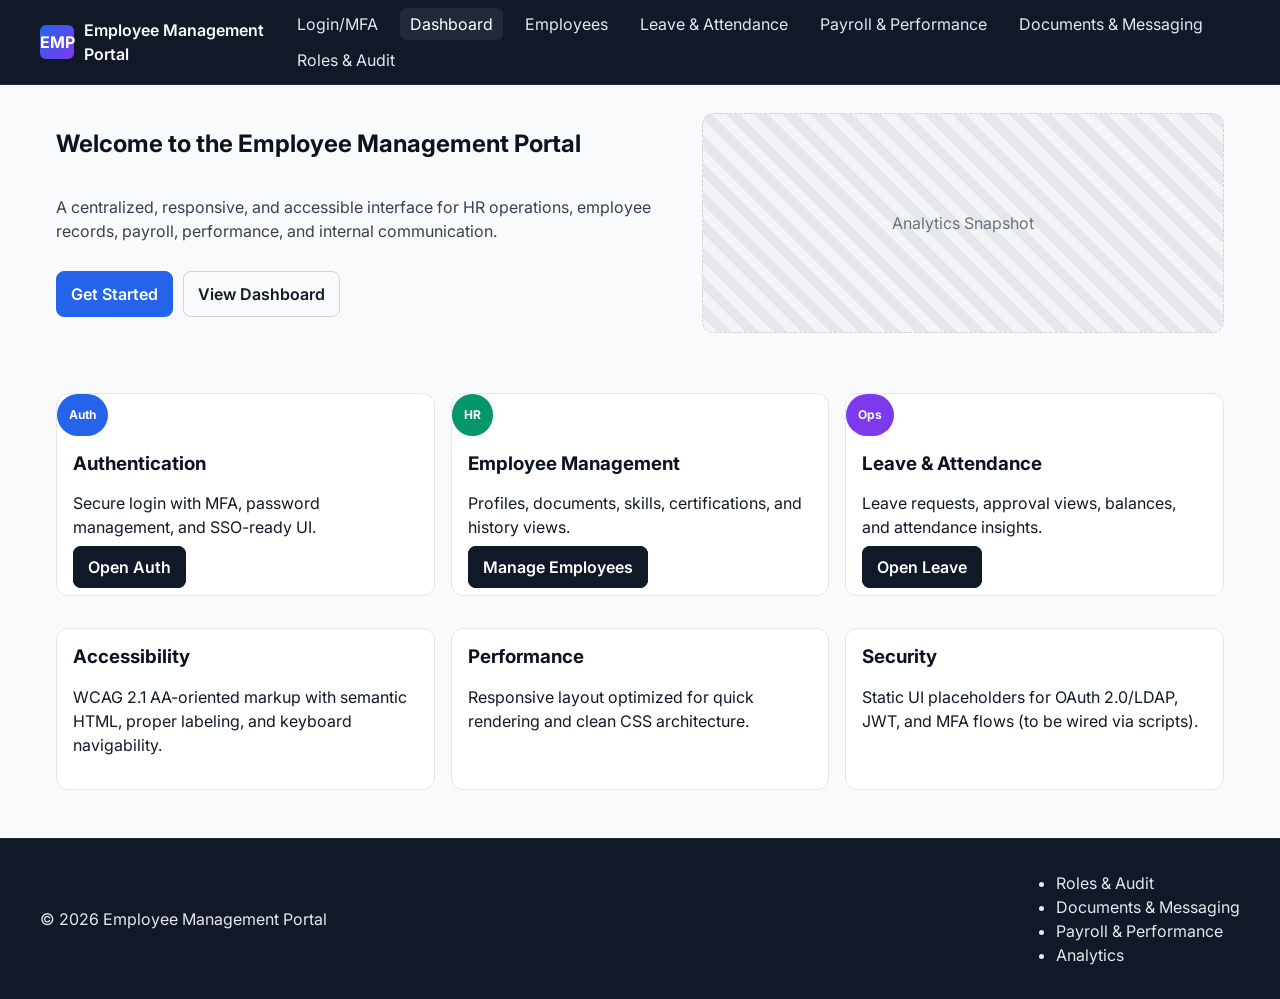
<file: FrontendApplication/index.html>
<!doctype html>
<html lang="en">
<head>
  <meta charset="utf-8" />
  <title>Employee Management Portal (Static Prototype)</title>
  <meta name="viewport" content="width=device-width, initial-scale=1" />
  <meta name="description" content="Static UI prototype for an Employee Management Portal - accessible and responsive HTML/CSS only." />
  <link rel="preconnect" href="https://fonts.googleapis.com" />
  <link rel="preconnect" href="https://fonts.gstatic.com" crossorigin />
  <link href="https://fonts.googleapis.com/css2?family=Inter:wght@400;500;600;700&display=swap" rel="stylesheet" />
  <link rel="stylesheet" href="./styles.css" />
</head>
<body>
  <!-- Skip Link for Accessibility -->
  <a class="skip-link" href="#main">Skip to main content</a>

  <!-- Global Header -->
  <header class="app-header" role="banner">
    <div class="container header-inner">
      <a class="brand" href="index.html" aria-label="Employee Management Portal Home">
        <span class="brand-mark" aria-hidden="true">EMP</span>
        <span class="brand-text">Employee Management Portal</span>
      </a>

      <!-- Top-level Navigation (static links to module pages) -->
      <nav aria-label="Primary" class="primary-nav">
        <ul>
          <li><a href="login.html">Login/MFA</a></li>
          <li><a href="dashboard.html" aria-current="page">Dashboard</a></li>
          <li><a href="employees.html">Employees</a></li>
          <li><a href="leave-attendance.html">Leave & Attendance</a></li>
          <li><a href="payroll-performance.html">Payroll & Performance</a></li>
          <li><a href="documents-messaging.html">Documents & Messaging</a></li>
          <li><a href="roles-audit.html">Roles & Audit</a></li>
        </ul>
      </nav>
    </div>
  </header>

  <!-- Main Content -->
  <main id="main" class="container">
    <!-- Landing/Dashboard Overview -->
    <section class="hero">
      <div class="hero-content">
        <h1>Welcome to the Employee Management Portal</h1>
        <p class="lead">
          A centralized, responsive, and accessible interface for HR operations, employee records, payroll, performance, and internal communication.
        </p>
        <div class="hero-actions">
          <a class="btn btn-primary" href="login.html">Get Started</a>
          <a class="btn btn-ghost" href="dashboard.html">View Dashboard</a>
        </div>
      </div>
      <div class="hero-illustration" role="img" aria-label="Dashboard overview illustration">
        <!-- Placeholder illustration box -->
        <div class="placeholder-graphic">Analytics Snapshot</div>
      </div>
    </section>

    <!-- Quick Links Cards -->
    <section aria-labelledby="quick-links-heading" class="grid grid-3 mt-lg">
      <h2 id="quick-links-heading" class="sr-only">Quick Links</h2>

      <article class="card">
        <div class="card-media badge badge-blue" aria-hidden="true">Auth</div>
        <div class="card-body">
          <h3 class="card-title">Authentication</h3>
          <p>Secure login with MFA, password management, and SSO-ready UI.</p>
          <a class="btn btn-secondary" href="login.html">Open Auth</a>
        </div>
      </article>

      <article class="card">
        <div class="card-media badge badge-green" aria-hidden="true">HR</div>
        <div class="card-body">
          <h3 class="card-title">Employee Management</h3>
          <p>Profiles, documents, skills, certifications, and history views.</p>
          <a class="btn btn-secondary" href="employees.html">Manage Employees</a>
        </div>
      </article>

      <article class="card">
        <div class="card-media badge badge-purple" aria-hidden="true">Ops</div>
        <div class="card-body">
          <h3 class="card-title">Leave & Attendance</h3>
          <p>Leave requests, approval views, balances, and attendance insights.</p>
          <a class="btn btn-secondary" href="leave-attendance.html">Open Leave</a>
        </div>
      </article>
    </section>

    <!-- Info Row -->
    <section aria-labelledby="compliance-heading" class="info-row mt-lg">
      <h2 id="compliance-heading" class="sr-only">Compliance and Standards</h2>
      <div class="info">
        <h3>Accessibility</h3>
        <p>WCAG 2.1 AA-oriented markup with semantic HTML, proper labeling, and keyboard navigability.</p>
      </div>
      <div class="info">
        <h3>Performance</h3>
        <p>Responsive layout optimized for quick rendering and clean CSS architecture.</p>
      </div>
      <div class="info">
        <h3>Security</h3>
        <p>Static UI placeholders for OAuth 2.0/LDAP, JWT, and MFA flows (to be wired via scripts).</p>
      </div>
    </section>
  </main>

  <!-- Footer -->
  <footer class="app-footer" role="contentinfo">
    <div class="container footer-inner">
      <p>&copy; <span id="year">2025</span> Employee Management Portal</p>
      <nav aria-label="Footer">
        <ul>
          <li><a href="roles-audit.html">Roles & Audit</a></li>
          <li><a href="documents-messaging.html">Documents & Messaging</a></li>
          <li><a href="payroll-performance.html">Payroll & Performance</a></li>
          <li><a href="dashboard.html">Analytics</a></li>
        </ul>
      </nav>
    </div>
  </footer>
  <script src="./app.js"></script>
</body>
</html>
</file>
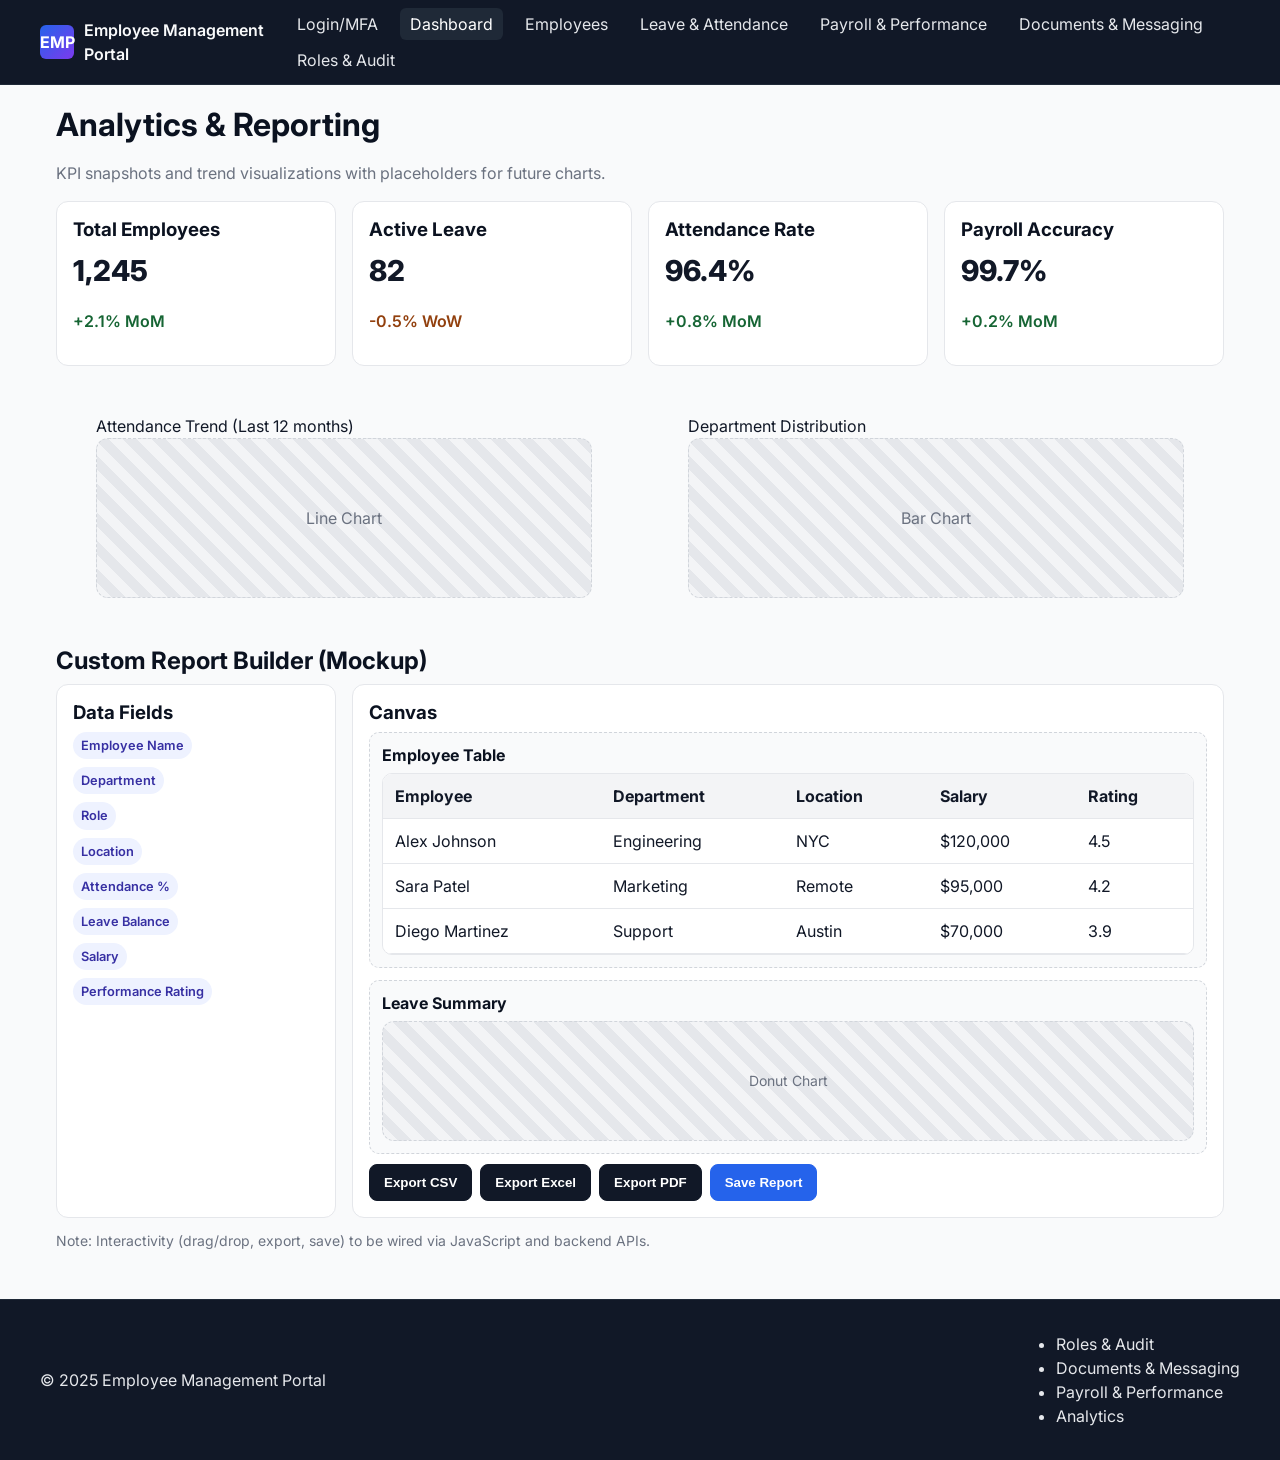
<file: FrontendApplication/dashboard.html>
<!doctype html>
<html lang="en">
<head>
  <meta charset="utf-8" />
  <title>EMP - Analytics Dashboard</title>
  <meta name="viewport" content="width=device-width, initial-scale=1" />
  <meta name="description" content="Analytics dashboard with KPI snapshots and chart placeholders (static HTML/CSS)">
  <link href="https://fonts.googleapis.com/css2?family=Inter:wght@400;500;600;700&display=swap" rel="stylesheet" />
  <link rel="stylesheet" href="./styles.css" />
</head>
<body>
  <a class="skip-link" href="#main">Skip to main content</a>
  <header class="app-header" role="banner">
    <div class="container header-inner">
      <a class="brand" href="index.html">
        <span class="brand-mark" aria-hidden="true">EMP</span>
        <span class="brand-text">Employee Management Portal</span>
      </a>
      <nav aria-label="Primary" class="primary-nav">
        <ul>
          <li><a href="login.html">Login/MFA</a></li>
          <li><a href="dashboard.html" aria-current="page">Dashboard</a></li>
          <li><a href="employees.html">Employees</a></li>
          <li><a href="leave-attendance.html">Leave & Attendance</a></li>
          <li><a href="payroll-performance.html">Payroll & Performance</a></li>
          <li><a href="documents-messaging.html">Documents & Messaging</a></li>
          <li><a href="roles-audit.html">Roles & Audit</a></li>
        </ul>
      </nav>
    </div>
  </header>

  <main id="main" class="container">
    <header class="section-header">
      <h1>Analytics & Reporting</h1>
      <p class="muted">KPI snapshots and trend visualizations with placeholders for future charts.</p>
    </header>

    <!-- KPI Cards -->
    <section aria-labelledby="kpi-heading" class="grid grid-4">
      <h2 id="kpi-heading" class="sr-only">Key Performance Indicators</h2>
      <article class="stat-card">
        <h3>Total Employees</h3>
        <p class="stat">1,245</p>
        <p class="trend up">+2.1% MoM</p>
      </article>
      <article class="stat-card">
        <h3>Active Leave</h3>
        <p class="stat">82</p>
        <p class="trend down">-0.5% WoW</p>
      </article>
      <article class="stat-card">
        <h3>Attendance Rate</h3>
        <p class="stat">96.4%</p>
        <p class="trend up">+0.8% MoM</p>
      </article>
      <article class="stat-card">
        <h3>Payroll Accuracy</h3>
        <p class="stat">99.7%</p>
        <p class="trend up">+0.2% MoM</p>
      </article>
    </section>

    <!-- Charts Row -->
    <section class="grid grid-2 mt-lg" aria-label="Charts">
      <figure class="chart-card" role="img" aria-label="Attendance Trend line chart placeholder">
        <figcaption>Attendance Trend (Last 12 months)</figcaption>
        <div class="placeholder-graphic">Line Chart</div>
      </figure>
      <figure class="chart-card" role="img" aria-label="Department Distribution bar chart placeholder">
        <figcaption>Department Distribution</figcaption>
        <div class="placeholder-graphic">Bar Chart</div>
      </figure>
    </section>

    <!-- Report Builder Placeholder -->
    <section class="mt-lg" aria-labelledby="report-builder-heading">
      <h2 id="report-builder-heading">Custom Report Builder (Mockup)</h2>
      <div class="report-builder">
        <!-- Left: Fields list -->
        <div class="rb-fields" role="region" aria-label="Available data fields">
          <h3>Data Fields</h3>
          <ul>
            <li><span class="tag">Employee Name</span></li>
            <li><span class="tag">Department</span></li>
            <li><span class="tag">Role</span></li>
            <li><span class="tag">Location</span></li>
            <li><span class="tag">Attendance %</span></li>
            <li><span class="tag">Leave Balance</span></li>
            <li><span class="tag">Salary</span></li>
            <li><span class="tag">Performance Rating</span></li>
          </ul>
        </div>
        <!-- Right: Canvas -->
        <div class="rb-canvas" role="region" aria-label="Report canvas area">
          <h3>Canvas</h3>
          <!-- Interactivity would enable drag/drop and layout -->
          <div class="rb-canvas-drop">
            <div class="rb-widget">
              <h4>Employee Table</h4>
              <div class="table-scroll">
                <table class="table">
                  <caption class="sr-only">Sample Employee Table</caption>
                  <thead>
                    <tr>
                      <th scope="col">Employee</th>
                      <th scope="col">Department</th>
                      <th scope="col">Location</th>
                      <th scope="col">Salary</th>
                      <th scope="col">Rating</th>
                    </tr>
                  </thead>
                  <tbody>
                    <tr>
                      <td>Alex Johnson</td>
                      <td>Engineering</td>
                      <td>NYC</td>
                      <td>$120,000</td>
                      <td>4.5</td>
                    </tr>
                    <tr>
                      <td>Sara Patel</td>
                      <td>Marketing</td>
                      <td>Remote</td>
                      <td>$95,000</td>
                      <td>4.2</td>
                    </tr>
                    <tr>
                      <td>Diego Martinez</td>
                      <td>Support</td>
                      <td>Austin</td>
                      <td>$70,000</td>
                      <td>3.9</td>
                    </tr>
                  </tbody>
                </table>
              </div>
            </div>
            <div class="rb-widget">
              <h4>Leave Summary</h4>
              <div class="placeholder-graphic small">Donut Chart</div>
            </div>
          </div>
          <div class="rb-actions">
            <!-- PUBLIC_INTERFACE: Export buttons (to be wired via JS) -->
            <button type="button" class="btn btn-secondary">Export CSV</button>
            <button type="button" class="btn btn-secondary">Export Excel</button>
            <button type="button" class="btn btn-secondary">Export PDF</button>
            <button type="button" class="btn btn-primary">Save Report</button>
          </div>
        </div>
      </div>
      <p class="muted small mt-sm">Note: Interactivity (drag/drop, export, save) to be wired via JavaScript and backend APIs.</p>
    </section>
  </main>

  <footer class="app-footer" role="contentinfo">
    <div class="container footer-inner">
      <p>&copy; <span id="year">2025</span> Employee Management Portal</p>
      <nav aria-label="Footer">
        <ul>
          <li><a href="roles-audit.html">Roles & Audit</a></li>
          <li><a href="documents-messaging.html">Documents & Messaging</a></li>
          <li><a href="payroll-performance.html">Payroll & Performance</a></li>
          <li><a href="dashboard.html" aria-current="page">Analytics</a></li>
        </ul>
      </nav>
    </div>
  </footer>
</body>
</html>
</file>
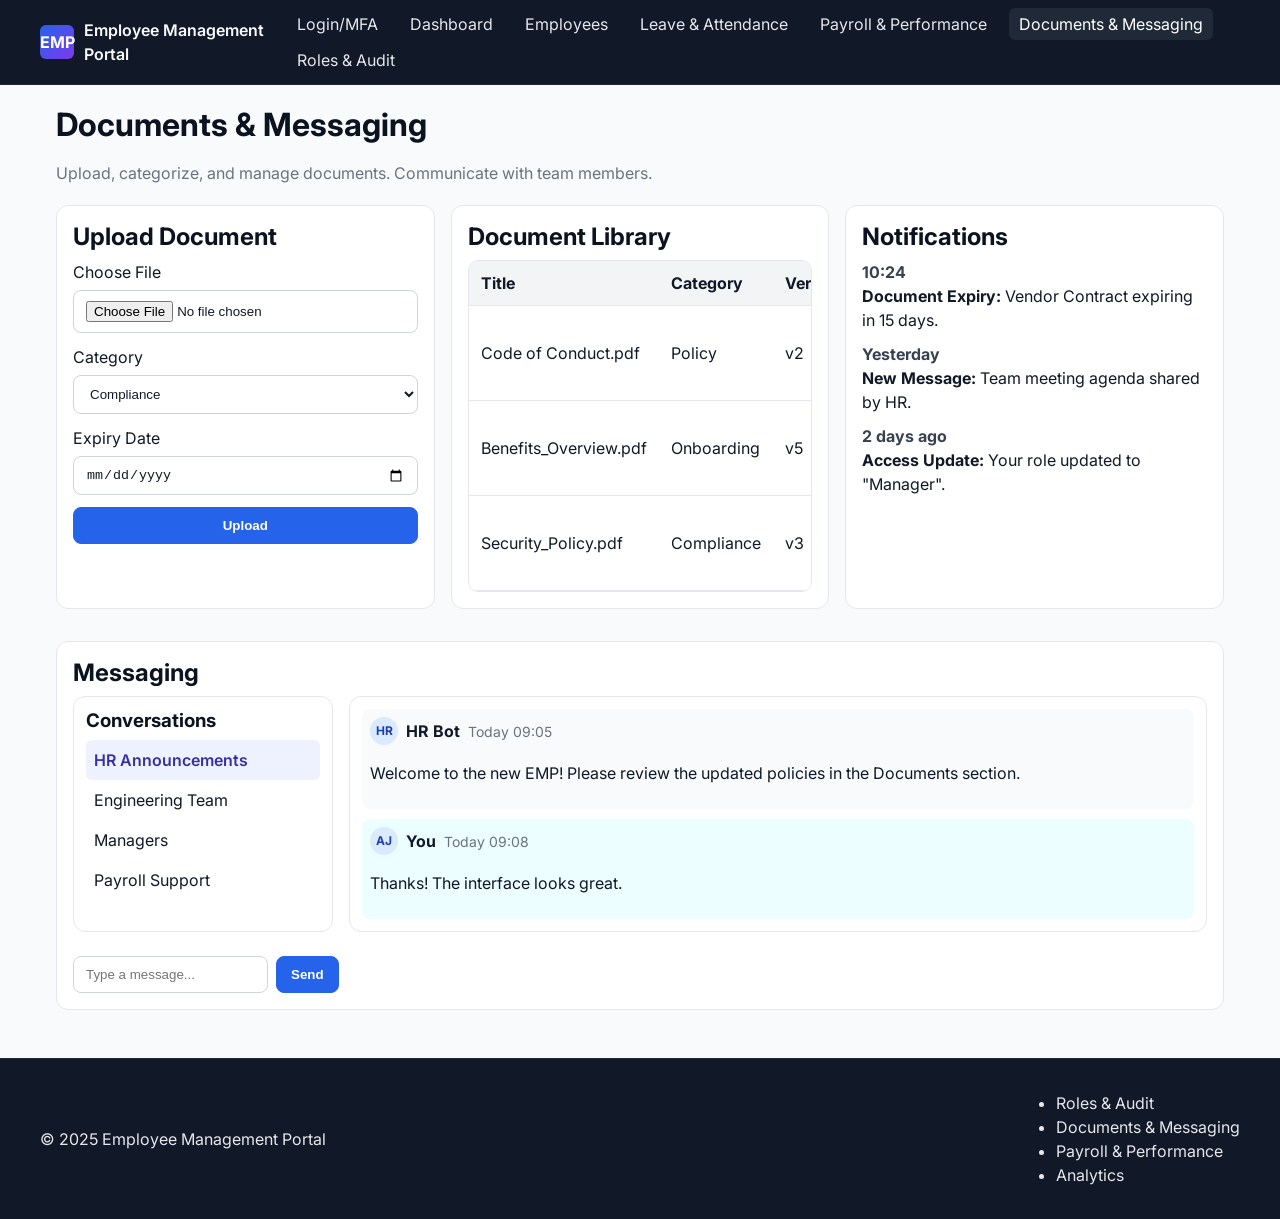
<file: FrontendApplication/documents-messaging.html>
<!doctype html>
<html lang="en">
<head>
  <meta charset="utf-8" />
  <title>EMP - Documents & Messaging</title>
  <meta name="viewport" content="width=device-width, initial-scale=1" />
  <meta name="description" content="Document management and internal messaging UI (static HTML/CSS)">
  <link href="https://fonts.googleapis.com/css2?family=Inter:wght@400;500;600;700&display=swap" rel="stylesheet" />
  <link rel="stylesheet" href="./styles.css" />
</head>
<body>
  <a class="skip-link" href="#main">Skip to main content</a>
  <header class="app-header" role="banner">
    <div class="container header-inner">
      <a class="brand" href="index.html">
        <span class="brand-mark" aria-hidden="true">EMP</span>
        <span class="brand-text">Employee Management Portal</span>
      </a>
      <nav aria-label="Primary" class="primary-nav">
        <ul>
          <li><a href="login.html">Login/MFA</a></li>
          <li><a href="dashboard.html">Dashboard</a></li>
          <li><a href="employees.html">Employees</a></li>
          <li><a href="leave-attendance.html">Leave & Attendance</a></li>
          <li><a href="payroll-performance.html">Payroll & Performance</a></li>
          <li><a href="documents-messaging.html" aria-current="page">Documents & Messaging</a></li>
          <li><a href="roles-audit.html">Roles & Audit</a></li>
        </ul>
      </nav>
    </div>
  </header>

  <main id="main" class="container">
    <header class="section-header">
      <h1>Documents & Messaging</h1>
      <p class="muted">Upload, categorize, and manage documents. Communicate with team members.</p>
    </header>

    <section class="grid grid-3 mt-md" aria-label="Documents grid">
      <article class="card">
        <div class="card-body">
          <h2>Upload Document</h2>
          <form class="form" action="#" method="post" aria-label="Document upload">
            <div class="form-field">
              <label for="file">Choose File</label>
              <input type="file" id="file" name="file" />
            </div>
            <div class="form-field">
              <label for="category">Category</label>
              <select id="category" name="category">
                <option>Compliance</option>
                <option>Onboarding</option>
                <option>Policy</option>
                <option>Contract</option>
              </select>
            </div>
            <div class="form-field">
              <label for="expires">Expiry Date</label>
              <input type="date" id="expires" name="expires" />
            </div>
            <button class="btn btn-primary" type="submit">Upload</button>
          </form>
        </div>
      </article>

      <article class="card">
        <div class="card-body">
          <h2>Document Library</h2>
          <div class="table-scroll">
            <table class="table">
              <caption class="sr-only">Document Library</caption>
              <thead>
                <tr>
                  <th scope="col">Title</th>
                  <th scope="col">Category</th>
                  <th scope="col">Version</th>
                  <th scope="col">Updated</th>
                  <th scope="col">Actions</th>
                </tr>
              </thead>
              <tbody>
                <tr>
                  <td>Code of Conduct.pdf</td>
                  <td>Policy</td>
                  <td>v2</td>
                  <td>2025-04-01</td>
                  <td>
                    <!-- PUBLIC_INTERFACE: Preview/Download/Version history -->
                    <button class="btn btn-ghost" type="button">Preview</button>
                    <button class="btn btn-ghost" type="button">Download</button>
                  </td>
                </tr>
                <tr>
                  <td>Benefits_Overview.pdf</td>
                  <td>Onboarding</td>
                  <td>v5</td>
                  <td>2025-03-14</td>
                  <td>
                    <button class="btn btn-ghost" type="button">Preview</button>
                    <button class="btn btn-ghost" type="button">Download</button>
                  </td>
                </tr>
                <tr>
                  <td>Security_Policy.pdf</td>
                  <td>Compliance</td>
                  <td>v3</td>
                  <td>2025-01-22</td>
                  <td>
                    <button class="btn btn-ghost" type="button">Preview</button>
                    <button class="btn btn-ghost" type="button">Download</button>
                  </td>
                </tr>
              </tbody>
            </table>
          </div>
        </div>
      </article>

      <article class="card">
        <div class="card-body">
          <h2>Notifications</h2>
          <ul class="timeline" aria-label="Recent notifications">
            <li>
              <span class="time">10:24</span>
              <div class="note">
                <strong>Document Expiry:</strong> <span>Vendor Contract</span> expiring in 15 days.
              </div>
            </li>
            <li>
              <span class="time">Yesterday</span>
              <div class="note">
                <strong>New Message:</strong> Team meeting agenda shared by HR.
              </div>
            </li>
            <li>
              <span class="time">2 days ago</span>
              <div class="note">
                <strong>Access Update:</strong> Your role updated to "Manager".
              </div>
            </li>
          </ul>
        </div>
      </article>
    </section>

    <!-- Messaging Interface -->
    <section class="card mt-lg" aria-labelledby="msg-heading">
      <div class="card-body">
        <h2 id="msg-heading">Messaging</h2>
        <div class="messaging">
          <aside class="msg-sidebar" aria-label="Conversations list">
            <h3>Conversations</h3>
            <ul class="list selectable">
              <li class="selected">HR Announcements</li>
              <li>Engineering Team</li>
              <li>Managers</li>
              <li>Payroll Support</li>
            </ul>
          </aside>
          <div class="msg-thread" role="region" aria-label="Messages">
            <div class="msg-item">
              <div class="msg-meta">
                <span class="avatar small">HR</span>
                <strong>HR Bot</strong>
                <span class="muted small">Today 09:05</span>
              </div>
              <p>Welcome to the new EMP! Please review the updated policies in the Documents section.</p>
            </div>
            <div class="msg-item me">
              <div class="msg-meta">
                <span class="avatar small">AJ</span>
                <strong>You</strong>
                <span class="muted small">Today 09:08</span>
              </div>
              <p>Thanks! The interface looks great.</p>
            </div>
            <!-- PUBLIC_INTERFACE: Real-time updates via WebSocket -->
          </div>
          <form class="msg-input" action="#" method="post" aria-label="Send a message">
            <label for="message" class="sr-only">Message</label>
            <input id="message" name="message" placeholder="Type a message..." />
            <button class="btn btn-primary" type="submit">Send</button>
          </form>
        </div>
      </div>
    </section>
  </main>

  <footer class="app-footer" role="contentinfo">
    <div class="container footer-inner">
      <p>&copy; <span id="year">2025</span> Employee Management Portal</p>
      <nav aria-label="Footer">
        <ul>
          <li><a href="roles-audit.html">Roles & Audit</a></li>
          <li><a href="documents-messaging.html" aria-current="page">Documents & Messaging</a></li>
          <li><a href="payroll-performance.html">Payroll & Performance</a></li>
          <li><a href="dashboard.html">Analytics</a></li>
        </ul>
      </nav>
    </div>
  </footer>
</body>
</html>
</file>
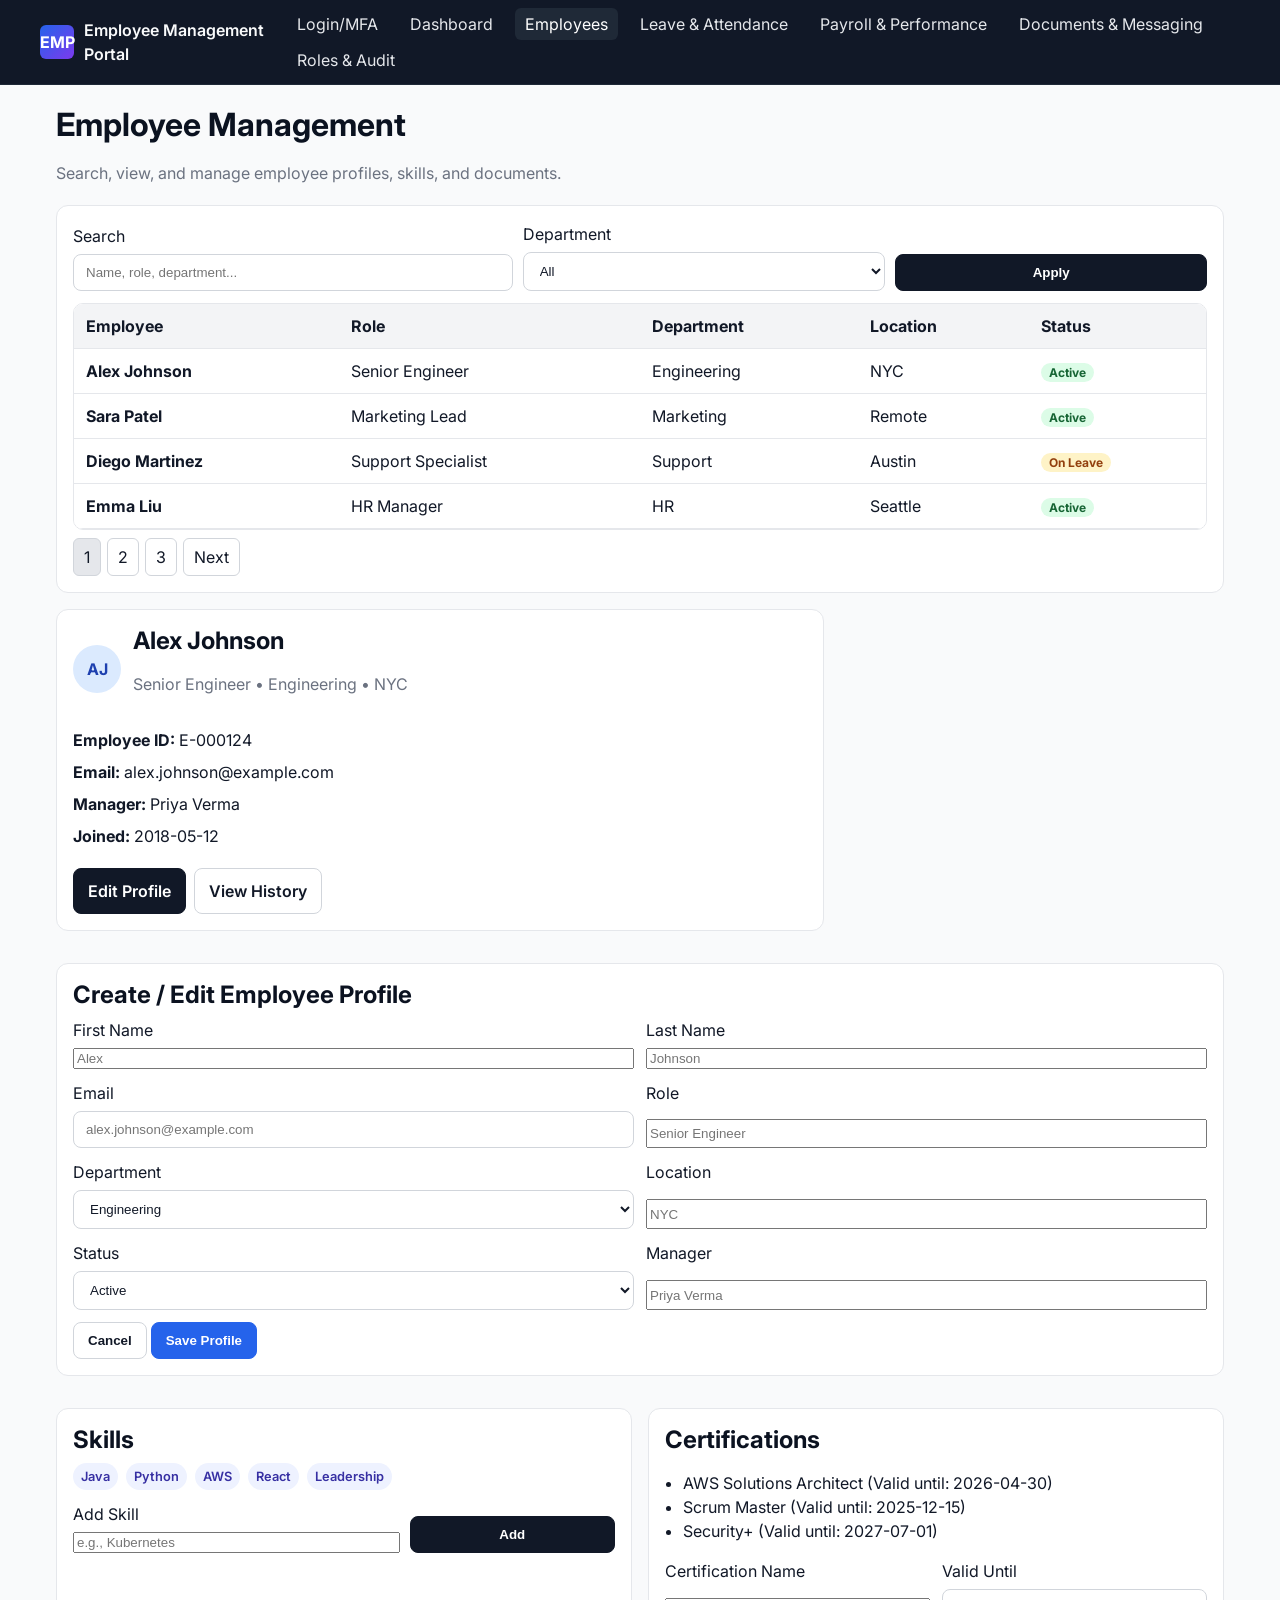
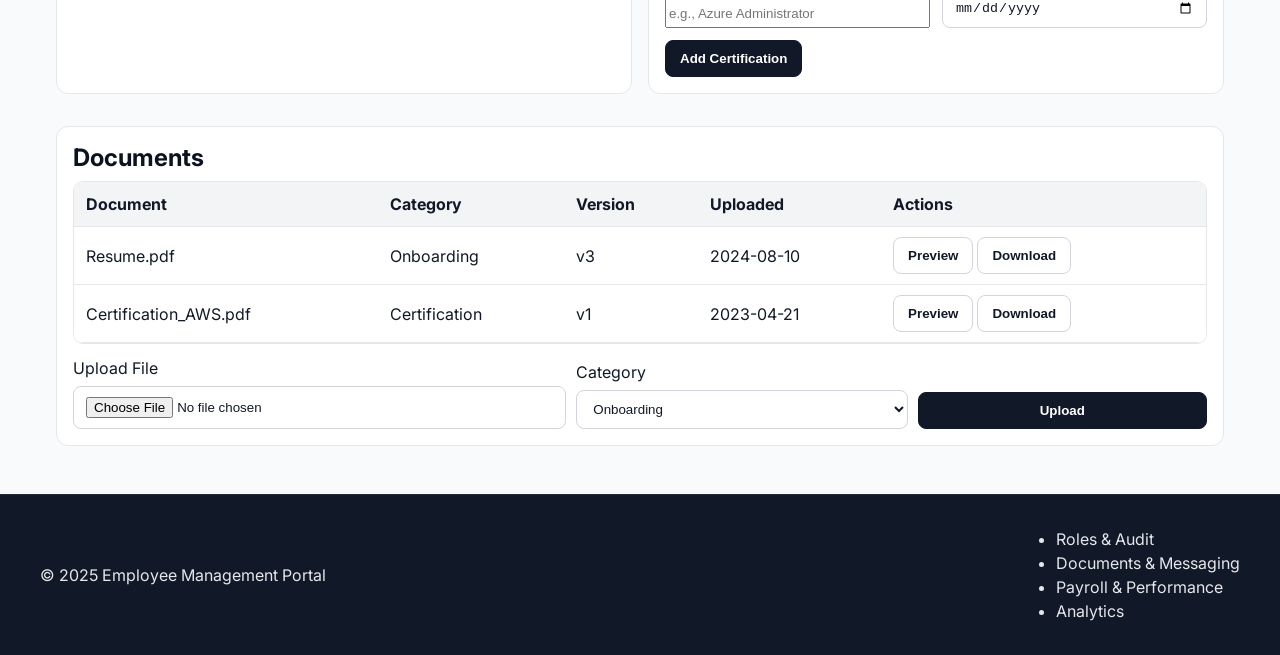
<file: FrontendApplication/employees.html>
<!doctype html>
<html lang="en">
<head>
  <meta charset="utf-8" />
  <title>EMP - Employee Management</title>
  <meta name="viewport" content="width=device-width, initial-scale=1" />
  <meta name="description" content="Employee profiles, CRUD forms, documents, skills, and certifications (static HTML/CSS)">
  <link href="https://fonts.googleapis.com/css2?family=Inter:wght@400;500;600;700&display=swap" rel="stylesheet" />
  <link rel="stylesheet" href="./styles.css" />
</head>
<body>
  <a class="skip-link" href="#main">Skip to main content</a>
  <header class="app-header" role="banner">
    <div class="container header-inner">
      <a class="brand" href="index.html">
        <span class="brand-mark" aria-hidden="true">EMP</span>
        <span class="brand-text">Employee Management Portal</span>
      </a>
      <nav aria-label="Primary" class="primary-nav">
        <ul>
          <li><a href="login.html">Login/MFA</a></li>
          <li><a href="dashboard.html">Dashboard</a></li>
          <li><a href="employees.html" aria-current="page">Employees</a></li>
          <li><a href="leave-attendance.html">Leave & Attendance</a></li>
          <li><a href="payroll-performance.html">Payroll & Performance</a></li>
          <li><a href="documents-messaging.html">Documents & Messaging</a></li>
          <li><a href="roles-audit.html">Roles & Audit</a></li>
        </ul>
      </nav>
    </div>
  </header>

  <main id="main" class="container">
    <header class="section-header">
      <h1>Employee Management</h1>
      <p class="muted">Search, view, and manage employee profiles, skills, and documents.</p>
    </header>

    <section class="grid grid-3-1 mt-md" aria-label="Employee Directory and Filters">
      <div class="card span-2">
        <div class="card-body">
          <form class="form form-inline" action="#" method="get" aria-label="Employee search and filters">
            <div class="form-field inline">
              <label for="q">Search</label>
              <input id="q" name="q" type="search" placeholder="Name, role, department..." />
            </div>
            <div class="form-field inline">
              <label for="dept">Department</label>
              <select id="dept" name="dept">
                <option>All</option>
                <option>Engineering</option>
                <option>Sales</option>
                <option>HR</option>
                <option>Marketing</option>
              </select>
            </div>
            <button type="submit" class="btn btn-secondary">Apply</button>
          </form>

          <div class="table-scroll mt-sm" role="region" aria-label="Employee directory">
            <table class="table">
              <caption class="sr-only">Employee Directory</caption>
              <thead>
                <tr>
                  <th scope="col">Employee</th>
                  <th scope="col">Role</th>
                  <th scope="col">Department</th>
                  <th scope="col">Location</th>
                  <th scope="col">Status</th>
                </tr>
              </thead>
              <tbody>
                <tr>
                  <td><strong>Alex Johnson</strong></td>
                  <td>Senior Engineer</td>
                  <td>Engineering</td>
                  <td>NYC</td>
                  <td><span class="status success">Active</span></td>
                </tr>
                <tr>
                  <td><strong>Sara Patel</strong></td>
                  <td>Marketing Lead</td>
                  <td>Marketing</td>
                  <td>Remote</td>
                  <td><span class="status success">Active</span></td>
                </tr>
                <tr>
                  <td><strong>Diego Martinez</strong></td>
                  <td>Support Specialist</td>
                  <td>Support</td>
                  <td>Austin</td>
                  <td><span class="status warning">On Leave</span></td>
                </tr>
                <tr>
                  <td><strong>Emma Liu</strong></td>
                  <td>HR Manager</td>
                  <td>HR</td>
                  <td>Seattle</td>
                  <td><span class="status success">Active</span></td>
                </tr>
              </tbody>
            </table>
          </div>
          <!-- Pagination placeholder -->
          <nav class="pagination" aria-label="Employee directory pages">
            <a href="#" aria-current="page" class="current">1</a>
            <a href="#">2</a>
            <a href="#">3</a>
            <a href="#" aria-label="Next page">Next</a>
          </nav>
        </div>
      </div>

      <!-- Profile Quick View -->
      <aside class="card" aria-label="Selected employee quick profile">
        <div class="card-body">
          <div class="profile-summary">
            <div class="avatar" aria-hidden="true">AJ</div>
            <div>
              <h2 class="profile-name">Alex Johnson</h2>
              <p class="muted">Senior Engineer • Engineering • NYC</p>
            </div>
          </div>
          <ul class="list meta mt-sm">
            <li><strong>Employee ID:</strong> E-000124</li>
            <li><strong>Email:</strong> alex.johnson@example.com</li>
            <li><strong>Manager:</strong> Priya Verma</li>
            <li><strong>Joined:</strong> 2018-05-12</li>
          </ul>
          <div class="btn-row">
            <!-- PUBLIC_INTERFACE: These actions to be wired to forms/dialogs -->
            <a class="btn btn-secondary" href="#edit-profile">Edit Profile</a>
            <a class="btn btn-ghost" href="#view-history">View History</a>
          </div>
        </div>
      </aside>
    </section>

    <!-- Profile Edit / Create -->
    <section id="edit-profile" class="card mt-lg" aria-labelledby="profile-form-title">
      <div class="card-body">
        <h2 id="profile-form-title">Create / Edit Employee Profile</h2>
        <form class="form grid grid-2" action="#" method="post" novalidate>
          <div class="form-field">
            <label for="first">First Name</label>
            <input id="first" name="first" required placeholder="Alex" />
          </div>
          <div class="form-field">
            <label for="last">Last Name</label>
            <input id="last" name="last" required placeholder="Johnson" />
          </div>
          <div class="form-field">
            <label for="email2">Email</label>
            <input id="email2" type="email" name="email2" required placeholder="alex.johnson@example.com" />
          </div>
          <div class="form-field">
            <label for="role">Role</label>
            <input id="role" name="role" placeholder="Senior Engineer" />
          </div>
          <div class="form-field">
            <label for="dept2">Department</label>
            <select id="dept2" name="dept2">
              <option>Engineering</option>
              <option>Marketing</option>
              <option>Support</option>
              <option>HR</option>
            </select>
          </div>
          <div class="form-field">
            <label for="loc">Location</label>
            <input id="loc" name="loc" placeholder="NYC" />
          </div>
          <div class="form-field">
            <label for="status">Status</label>
            <select id="status" name="status">
              <option>Active</option>
              <option>On Leave</option>
              <option>Inactive</option>
            </select>
          </div>
          <div class="form-field">
            <label for="manager">Manager</label>
            <input id="manager" name="manager" placeholder="Priya Verma" />
          </div>
          <div class="form-actions span-2">
            <button type="reset" class="btn btn-ghost">Cancel</button>
            <button type="submit" class="btn btn-primary">Save Profile</button>
          </div>
        </form>
      </div>
    </section>

    <!-- Skills and Certifications -->
    <section class="grid grid-2 mt-lg" aria-label="Skills and certifications">
      <div class="card">
        <div class="card-body">
          <h2>Skills</h2>
          <div class="tag-list">
            <span class="tag">Java</span>
            <span class="tag">Python</span>
            <span class="tag">AWS</span>
            <span class="tag">React</span>
            <span class="tag">Leadership</span>
          </div>
          <form class="form form-inline mt-sm" action="#" method="post">
            <div class="form-field inline">
              <label for="skill">Add Skill</label>
              <input id="skill" name="skill" placeholder="e.g., Kubernetes" />
            </div>
            <button class="btn btn-secondary" type="submit">Add</button>
          </form>
        </div>
      </div>
      <div class="card">
        <div class="card-body">
          <h2>Certifications</h2>
          <ul class="list">
            <li>AWS Solutions Architect (Valid until: 2026-04-30)</li>
            <li>Scrum Master (Valid until: 2025-12-15)</li>
            <li>Security+ (Valid until: 2027-07-01)</li>
          </ul>
          <form class="form grid grid-2 mt-sm" action="#" method="post">
            <div class="form-field">
              <label for="cert-name">Certification Name</label>
              <input id="cert-name" name="cert-name" placeholder="e.g., Azure Administrator" />
            </div>
            <div class="form-field">
              <label for="cert-exp">Valid Until</label>
              <input id="cert-exp" name="cert-exp" type="date" />
            </div>
            <div class="form-actions span-2">
              <button class="btn btn-secondary" type="submit">Add Certification</button>
            </div>
          </form>
        </div>
      </div>
    </section>

    <!-- Documents -->
    <section class="card mt-lg" aria-labelledby="docs-heading">
      <div class="card-body">
        <h2 id="docs-heading">Documents</h2>
        <div class="table-scroll">
          <table class="table">
            <caption class="sr-only">Employee documents</caption>
            <thead>
              <tr>
                <th scope="col">Document</th>
                <th scope="col">Category</th>
                <th scope="col">Version</th>
                <th scope="col">Uploaded</th>
                <th scope="col">Actions</th>
              </tr>
            </thead>
            <tbody>
              <tr>
                <td>Resume.pdf</td>
                <td>Onboarding</td>
                <td>v3</td>
                <td>2024-08-10</td>
                <td>
                  <!-- PUBLIC_INTERFACE: Download/Preview to be wired -->
                  <button class="btn btn-ghost" type="button">Preview</button>
                  <button class="btn btn-ghost" type="button">Download</button>
                </td>
              </tr>
              <tr>
                <td>Certification_AWS.pdf</td>
                <td>Certification</td>
                <td>v1</td>
                <td>2023-04-21</td>
                <td>
                  <button class="btn btn-ghost" type="button">Preview</button>
                  <button class="btn btn-ghost" type="button">Download</button>
                </td>
              </tr>
            </tbody>
          </table>
        </div>

        <!-- Upload form placeholder -->
        <form class="form form-inline mt-sm" action="#" method="post" aria-label="Upload document form">
          <div class="form-field inline">
            <label for="doc-file">Upload File</label>
            <input id="doc-file" name="doc-file" type="file" />
          </div>
          <div class="form-field inline">
            <label for="doc-cat">Category</label>
            <select id="doc-cat" name="doc-cat">
              <option>Onboarding</option>
              <option>Compliance</option>
              <option>Certification</option>
              <option>Contract</option>
            </select>
          </div>
          <button class="btn btn-secondary" type="submit">Upload</button>
        </form>
      </div>
    </section>
  </main>

  <footer class="app-footer" role="contentinfo">
    <div class="container footer-inner">
      <p>&copy; <span id="year">2025</span> Employee Management Portal</p>
      <nav aria-label="Footer">
        <ul>
          <li><a href="roles-audit.html">Roles & Audit</a></li>
          <li><a href="documents-messaging.html">Documents & Messaging</a></li>
          <li><a href="payroll-performance.html">Payroll & Performance</a></li>
          <li><a href="dashboard.html">Analytics</a></li>
        </ul>
      </nav>
    </div>
  </footer>
</body>
</html>
</file>
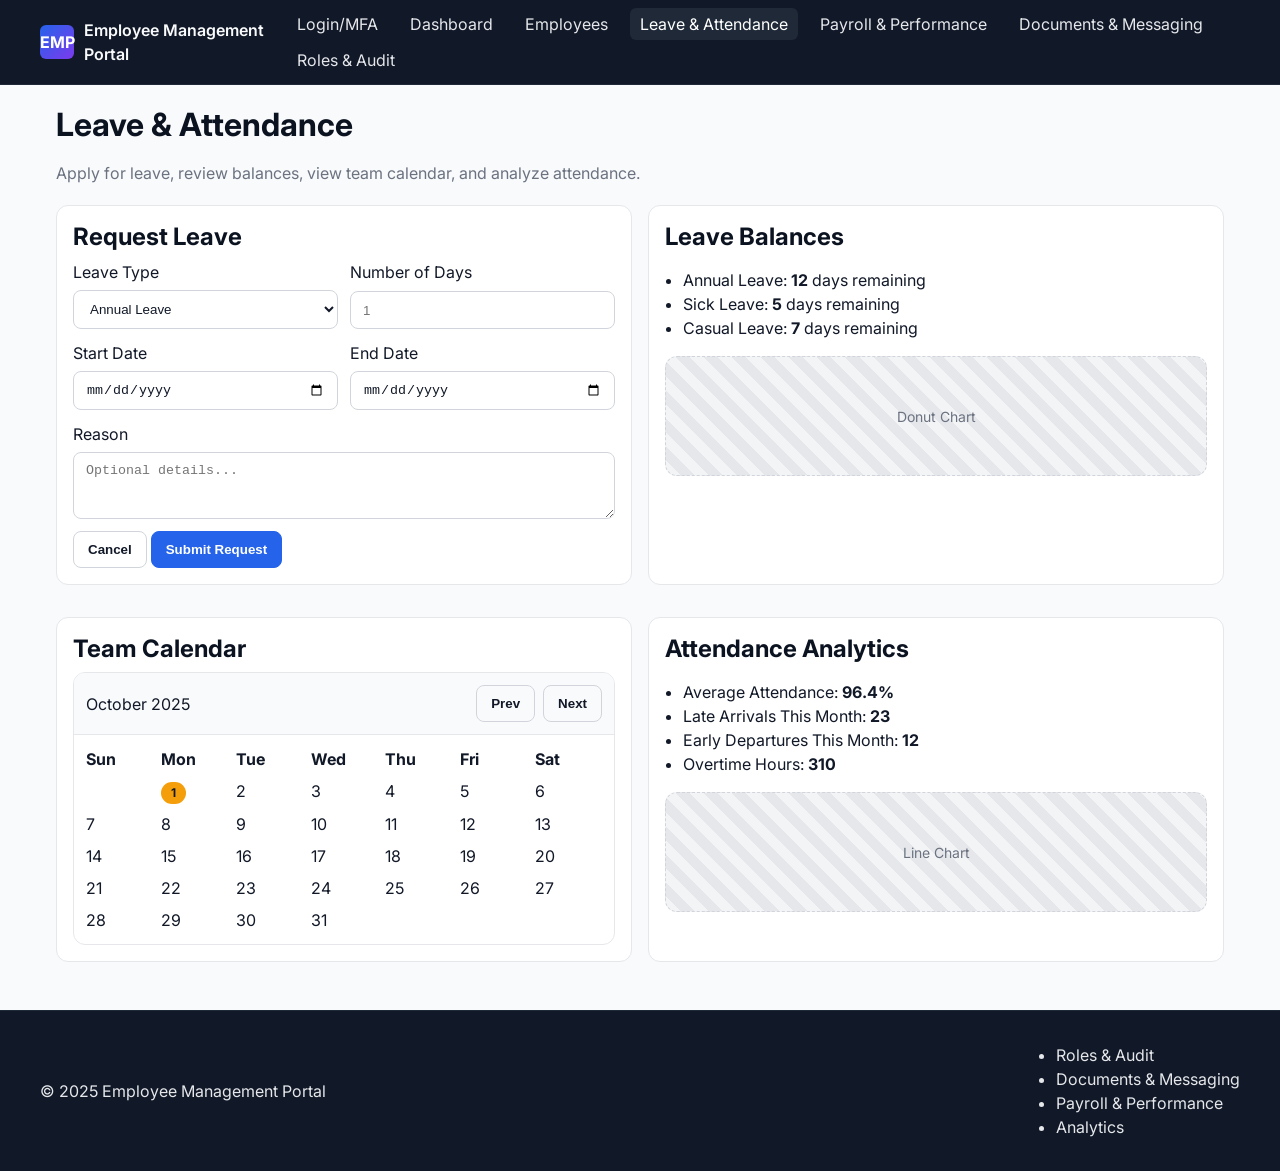
<file: FrontendApplication/leave-attendance.html>
<!doctype html>
<html lang="en">
<head>
  <meta charset="utf-8" />
  <title>EMP - Leave & Attendance</title>
  <meta name="viewport" content="width=device-width, initial-scale=1" />
  <meta name="description" content="Leave application workflow, balances, team calendar, and attendance analytics (static HTML/CSS)">
  <link href="https://fonts.googleapis.com/css2?family=Inter:wght@400;500;600;700&display=swap" rel="stylesheet" />
  <link rel="stylesheet" href="./styles.css" />
</head>
<body>
  <a class="skip-link" href="#main">Skip to main content</a>
  <header class="app-header" role="banner">
    <div class="container header-inner">
      <a class="brand" href="index.html">
        <span class="brand-mark" aria-hidden="true">EMP</span>
        <span class="brand-text">Employee Management Portal</span>
      </a>
      <nav aria-label="Primary" class="primary-nav">
        <ul>
          <li><a href="login.html">Login/MFA</a></li>
          <li><a href="dashboard.html">Dashboard</a></li>
          <li><a href="employees.html">Employees</a></li>
          <li><a href="leave-attendance.html" aria-current="page">Leave & Attendance</a></li>
          <li><a href="payroll-performance.html">Payroll & Performance</a></li>
          <li><a href="documents-messaging.html">Documents & Messaging</a></li>
          <li><a href="roles-audit.html">Roles & Audit</a></li>
        </ul>
      </nav>
    </div>
  </header>

  <main id="main" class="container">
    <header class="section-header">
      <h1>Leave & Attendance</h1>
      <p class="muted">Apply for leave, review balances, view team calendar, and analyze attendance.</p>
    </header>

    <section class="grid grid-2 mt-md" aria-label="Leave application and balances">
      <!-- Leave Form -->
      <div class="card">
        <div class="card-body">
          <h2>Request Leave</h2>
          <!-- PUBLIC_INTERFACE: Leave form submission, date pickers, validation -->
          <form class="form grid grid-2" action="#" method="post" novalidate>
            <div class="form-field">
              <label for="leave-type">Leave Type</label>
              <select id="leave-type" name="leave-type" required>
                <option>Annual Leave</option>
                <option>Sick Leave</option>
                <option>Bereavement</option>
                <option>Unpaid Leave</option>
              </select>
            </div>
            <div class="form-field">
              <label for="leave-days">Number of Days</label>
              <input id="leave-days" name="leave-days" type="number" min="1" max="30" required placeholder="1" />
            </div>
            <div class="form-field">
              <label for="start-date">Start Date</label>
              <input id="start-date" name="start-date" type="date" required />
            </div>
            <div class="form-field">
              <label for="end-date">End Date</label>
              <input id="end-date" name="end-date" type="date" required />
            </div>
            <div class="form-field span-2">
              <label for="reason">Reason</label>
              <textarea id="reason" name="reason" rows="3" placeholder="Optional details..."></textarea>
            </div>
            <div class="form-actions span-2">
              <button class="btn btn-ghost" type="reset">Cancel</button>
              <button class="btn btn-primary" type="submit">Submit Request</button>
            </div>
          </form>
        </div>
      </div>

      <!-- Balance Summary -->
      <div class="card">
        <div class="card-body">
          <h2>Leave Balances</h2>
          <ul class="list">
            <li>Annual Leave: <strong>12</strong> days remaining</li>
            <li>Sick Leave: <strong>5</strong> days remaining</li>
            <li>Casual Leave: <strong>7</strong> days remaining</li>
          </ul>
          <div class="placeholder-graphic small mt-sm" role="img" aria-label="Leave distribution chart placeholder">
            Donut Chart
          </div>
        </div>
      </div>
    </section>

    <section class="grid grid-2 mt-lg" aria-label="Team calendar and attendance analytics">
      <!-- Team Calendar Placeholder -->
      <div class="card">
        <div class="card-body">
          <h2>Team Calendar</h2>
          <div class="calendar">
            <div class="calendar-header">
              <div>October 2025</div>
              <!-- PUBLIC_INTERFACE: Prev/Next month controls -->
              <div class="btn-row">
                <button class="btn btn-ghost" type="button" aria-label="Previous month">Prev</button>
                <button class="btn btn-ghost" type="button" aria-label="Next month">Next</button>
              </div>
            </div>
            <div class="calendar-grid" role="grid" aria-label="Calendar">
              <div role="row" class="calendar-row calendar-head">
                <span role="columnheader">Sun</span>
                <span role="columnheader">Mon</span>
                <span role="columnheader">Tue</span>
                <span role="columnheader">Wed</span>
                <span role="columnheader">Thu</span>
                <span role="columnheader">Fri</span>
                <span role="columnheader">Sat</span>
              </div>
              <!-- Static weeks with badges -->
              <div role="row" class="calendar-row">
                <span role="gridcell"></span>
                <span role="gridcell" aria-label="1 Oct - Diego on leave"><span class="badge badge-warning">1</span></span>
                <span role="gridcell">2</span>
                <span role="gridcell">3</span>
                <span role="gridcell">4</span>
                <span role="gridcell">5</span>
                <span role="gridcell">6</span>
              </div>
              <div role="row" class="calendar-row">
                <span role="gridcell">7</span><span role="gridcell">8</span><span role="gridcell">9</span>
                <span role="gridcell">10</span><span role="gridcell">11</span><span role="gridcell">12</span><span role="gridcell">13</span>
              </div>
              <div role="row" class="calendar-row">
                <span role="gridcell">14</span><span role="gridcell">15</span><span role="gridcell">16</span>
                <span role="gridcell">17</span><span role="gridcell">18</span><span role="gridcell">19</span><span role="gridcell">20</span>
              </div>
              <div role="row" class="calendar-row">
                <span role="gridcell">21</span><span role="gridcell">22</span><span role="gridcell">23</span>
                <span role="gridcell">24</span><span role="gridcell">25</span><span role="gridcell">26</span><span role="gridcell">27</span>
              </div>
              <div role="row" class="calendar-row">
                <span role="gridcell">28</span><span role="gridcell">29</span><span role="gridcell">30</span>
                <span role="gridcell">31</span><span role="gridcell"></span><span role="gridcell"></span><span role="gridcell"></span>
              </div>
            </div>
          </div>
        </div>
      </div>

      <!-- Attendance Analytics -->
      <div class="card">
        <div class="card-body">
          <h2>Attendance Analytics</h2>
          <ul class="list">
            <li>Average Attendance: <strong>96.4%</strong></li>
            <li>Late Arrivals This Month: <strong>23</strong></li>
            <li>Early Departures This Month: <strong>12</strong></li>
            <li>Overtime Hours: <strong>310</strong></li>
          </ul>
          <div class="placeholder-graphic small mt-sm" role="img" aria-label="Attendance trend line chart placeholder">
            Line Chart
          </div>
        </div>
      </div>
    </section>
  </main>

  <footer class="app-footer" role="contentinfo">
    <div class="container footer-inner">
      <p>&copy; <span id="year">2025</span> Employee Management Portal</p>
      <nav aria-label="Footer">
        <ul>
          <li><a href="roles-audit.html">Roles & Audit</a></li>
          <li><a href="documents-messaging.html">Documents & Messaging</a></li>
          <li><a href="payroll-performance.html">Payroll & Performance</a></li>
          <li><a href="dashboard.html">Analytics</a></li>
        </ul>
      </nav>
    </div>
  </footer>
</body>
</html>
</file>
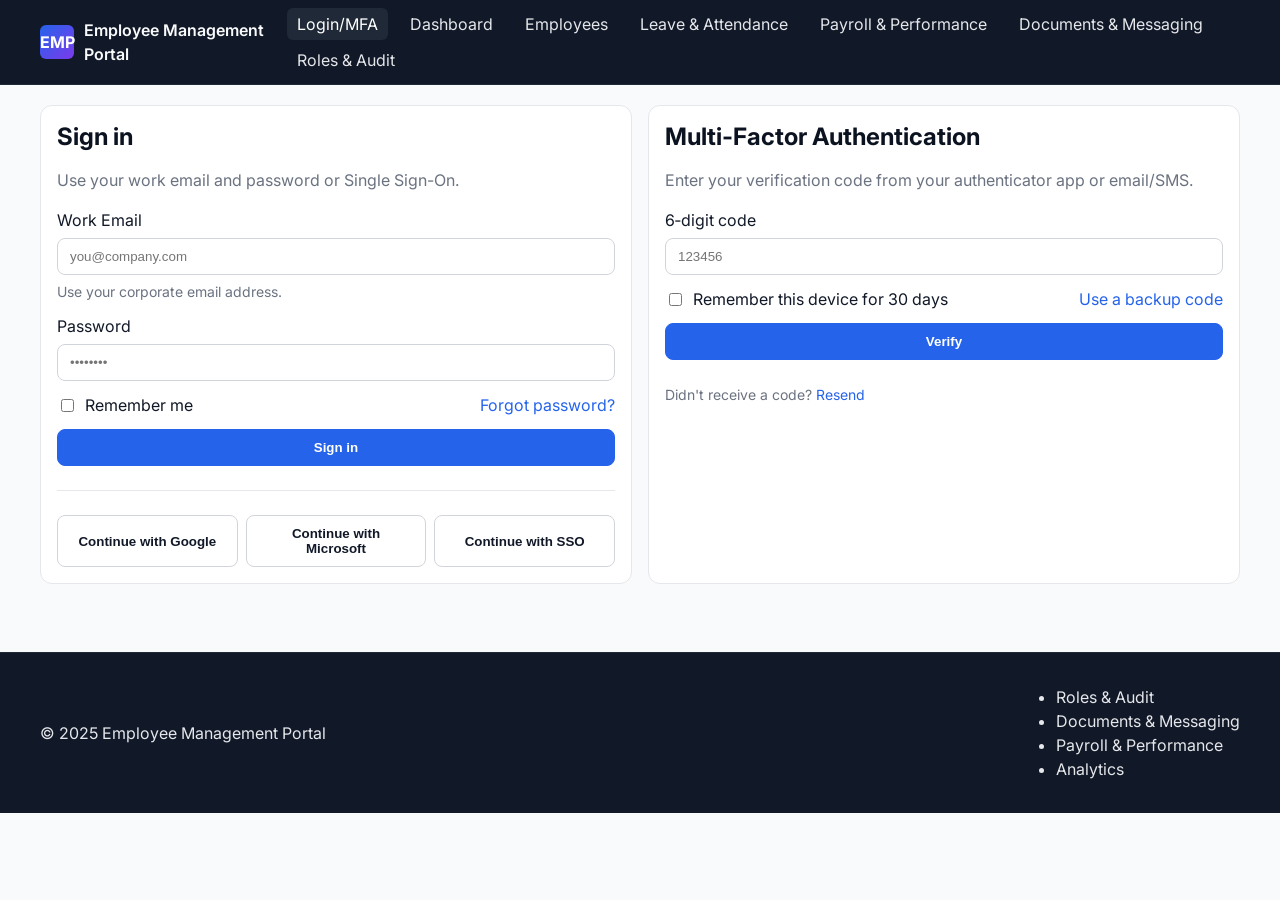
<file: FrontendApplication/login.html>
<!doctype html>
<html lang="en">
<head>
  <meta charset="utf-8" />
  <title>EMP - Authentication (Login & MFA)</title>
  <meta name="viewport" content="width=device-width, initial-scale=1" />
  <meta name="description" content="Authentication screens for Employee Management Portal (static HTML/CSS)"> 
  <link href="https://fonts.googleapis.com/css2?family=Inter:wght@400;500;600;700&display=swap" rel="stylesheet" />
  <link rel="stylesheet" href="./styles.css" />
</head>
<body>
  <a class="skip-link" href="#main">Skip to main content</a>
  <header class="app-header" role="banner">
    <div class="container header-inner">
      <a class="brand" href="index.html" aria-label="Employee Management Portal Home">
        <span class="brand-mark" aria-hidden="true">EMP</span>
        <span class="brand-text">Employee Management Portal</span>
      </a>
      <nav aria-label="Primary" class="primary-nav">
        <ul>
          <li><a href="login.html" aria-current="page">Login/MFA</a></li>
          <li><a href="dashboard.html">Dashboard</a></li>
          <li><a href="employees.html">Employees</a></li>
          <li><a href="leave-attendance.html">Leave & Attendance</a></li>
          <li><a href="payroll-performance.html">Payroll & Performance</a></li>
          <li><a href="documents-messaging.html">Documents & Messaging</a></li>
          <li><a href="roles-audit.html">Roles & Audit</a></li>
        </ul>
      </nav>
    </div>
  </header>
  <main id="main" class="container auth-layout">
    <section class="auth-card" aria-labelledby="login-title">
      <h1 id="login-title">Sign in</h1>
      <p class="muted">Use your work email and password or Single Sign-On.</p>
      <!-- PUBLIC_INTERFACE: Login Form (static) -->
      <!-- Scripts would capture submit, validate, and call backend OAuth/JWT APIs -->
      <form class="form" action="#" method="post" novalidate aria-describedby="login-hint">
        <div class="form-field">
          <label for="email">Work Email</label>
          <input type="email" id="email" name="email" required autocomplete="username" placeholder="you@company.com" />
          <div class="field-hint" id="login-hint">Use your corporate email address.</div>
        </div>
        <div class="form-field">
          <label for="password">Password</label>
          <input type="password" id="password" name="password" required autocomplete="current-password" placeholder="••••••••" />
        </div>
        <div class="form-row between">
          <div class="form-check">
            <input type="checkbox" id="remember" name="remember" />
            <label for="remember">Remember me</label>
          </div>
          <a class="link" href="#" aria-describedby="reset-desc">Forgot password?</a>
          <span id="reset-desc" class="sr-only">Opens password reset flow (to be implemented)</span>
        </div>
        <button type="submit" class="btn btn-primary">Sign in</button>
        <div class="divider" role="separator" aria-label="Or continue with"></div>
        <div class="sso-grid">
          <button type="button" class="btn btn-ghost" aria-label="Sign in with Google">Continue with Google</button>
          <button type="button" class="btn btn-ghost" aria-label="Sign in with Microsoft">Continue with Microsoft</button>
          <button type="button" class="btn btn-ghost" aria-label="Sign in with LDAP/SSO">Continue with SSO</button>
        </div>
      </form>
    </section>

    <section class="auth-card" aria-labelledby="mfa-title">
      <h2 id="mfa-title">Multi‑Factor Authentication</h2>
      <p class="muted">Enter your verification code from your authenticator app or email/SMS.</p>
      <!-- PUBLIC_INTERFACE: MFA Verification Form (static) -->
      <!-- Scripts would handle code submission, retries, timer, remember device, and backup codes -->
      <form class="form" action="#" method="post" novalidate>
        <div class="form-field">
          <label for="mfa-code">6‑digit code</label>
          <input type="text" inputmode="numeric" pattern="[0-9]*" maxlength="6" id="mfa-code" name="mfa-code" required placeholder="123456" />
        </div>
        <div class="form-row between">
          <div class="form-check">
            <input type="checkbox" id="remember-device" />
            <label for="remember-device">Remember this device for 30 days</label>
          </div>
          <a class="link" href="#">Use a backup code</a>
        </div>
        <button type="submit" class="btn btn-primary">Verify</button>
        <p class="muted small mt-sm">Didn't receive a code? <a class="link" href="#">Resend</a></p>
      </form>
    </section>
  </main>
  <footer class="app-footer" role="contentinfo">
    <div class="container footer-inner">
      <p>&copy; <span id="year">2025</span> Employee Management Portal</p>
      <nav aria-label="Footer">
        <ul>
          <li><a href="roles-audit.html">Roles & Audit</a></li>
          <li><a href="documents-messaging.html">Documents & Messaging</a></li>
          <li><a href="payroll-performance.html">Payroll & Performance</a></li>
          <li><a href="dashboard.html">Analytics</a></li>
        </ul>
      </nav>
    </div>
  </footer>
</body>
</html>
</file>
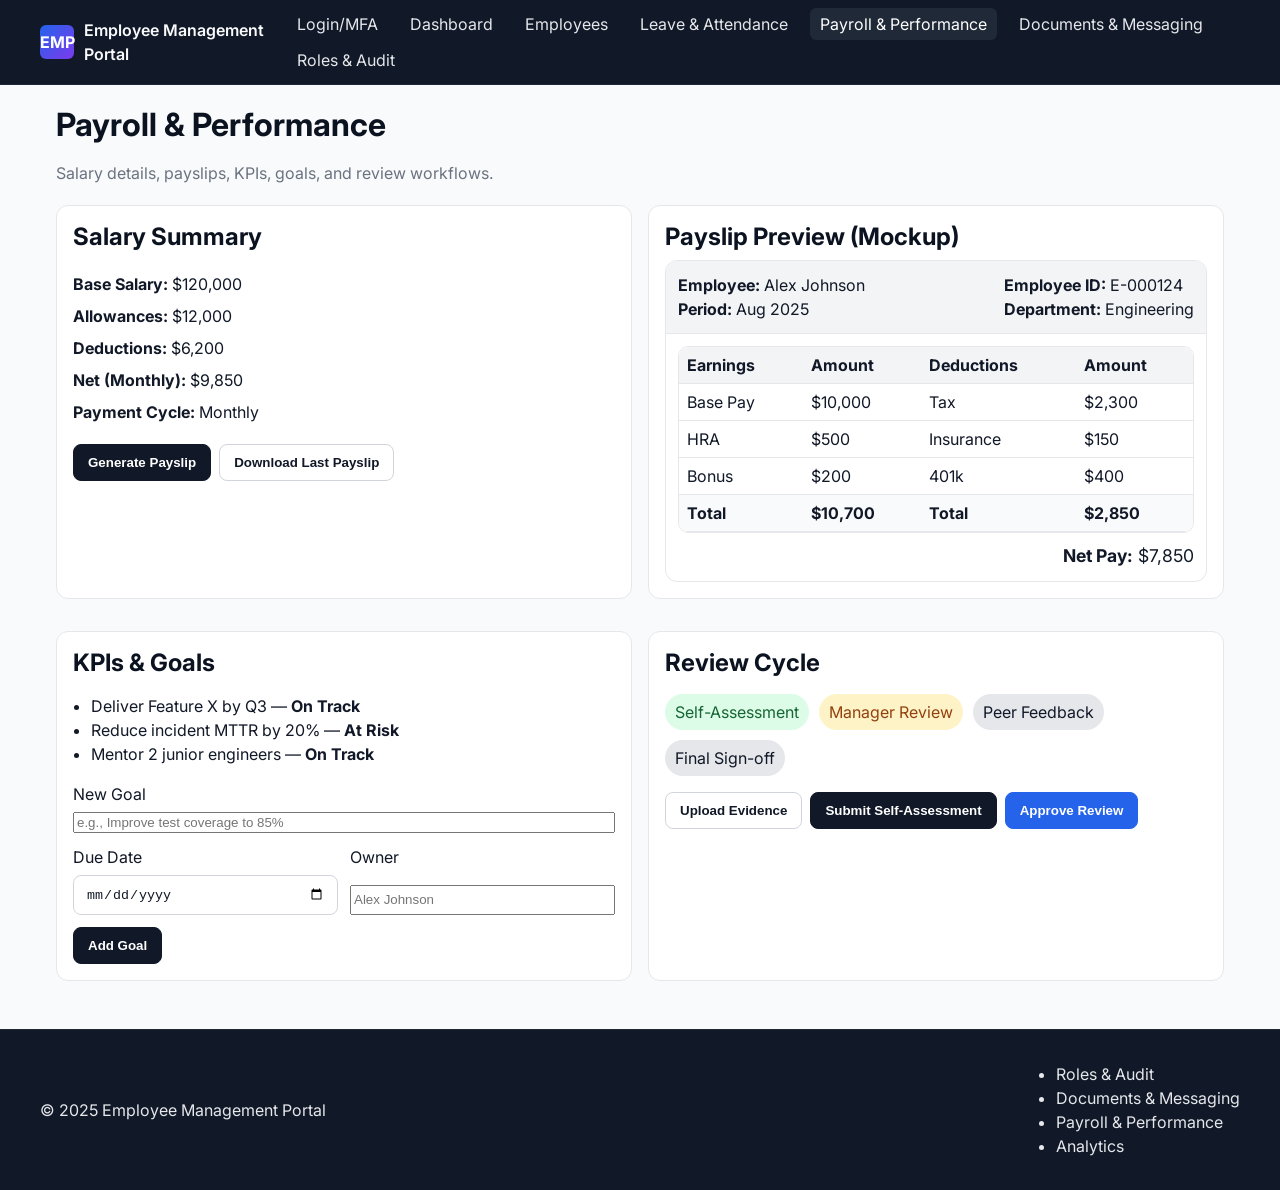
<file: FrontendApplication/payroll-performance.html>
<!doctype html>
<html lang="en">
<head>
  <meta charset="utf-8" />
  <title>EMP - Payroll & Performance</title>
  <meta name="viewport" content="width=device-width, initial-scale=1" />
  <meta name="description" content="Payroll management and performance review UI (static HTML/CSS)">
  <link href="https://fonts.googleapis.com/css2?family=Inter:wght@400;500;600;700&display=swap" rel="stylesheet" />
  <link rel="stylesheet" href="./styles.css" />
</head>
<body>
  <a class="skip-link" href="#main">Skip to main content</a>
  <header class="app-header" role="banner">
    <div class="container header-inner">
      <a class="brand" href="index.html">
        <span class="brand-mark" aria-hidden="true">EMP</span>
        <span class="brand-text">Employee Management Portal</span>
      </a>
      <nav aria-label="Primary" class="primary-nav">
        <ul>
          <li><a href="login.html">Login/MFA</a></li>
          <li><a href="dashboard.html">Dashboard</a></li>
          <li><a href="employees.html">Employees</a></li>
          <li><a href="leave-attendance.html">Leave & Attendance</a></li>
          <li><a href="payroll-performance.html" aria-current="page">Payroll & Performance</a></li>
          <li><a href="documents-messaging.html">Documents & Messaging</a></li>
          <li><a href="roles-audit.html">Roles & Audit</a></li>
        </ul>
      </nav>
    </div>
  </header>

  <main id="main" class="container">
    <header class="section-header">
      <h1>Payroll & Performance</h1>
      <p class="muted">Salary details, payslips, KPIs, goals, and review workflows.</p>
    </header>

    <section class="grid grid-2 mt-md" aria-label="Payroll section">
      <!-- Salary Info -->
      <div class="card">
        <div class="card-body">
          <h2>Salary Summary</h2>
          <ul class="list meta">
            <li><strong>Base Salary:</strong> $120,000</li>
            <li><strong>Allowances:</strong> $12,000</li>
            <li><strong>Deductions:</strong> $6,200</li>
            <li><strong>Net (Monthly):</strong> $9,850</li>
            <li><strong>Payment Cycle:</strong> Monthly</li>
          </ul>
          <div class="btn-row">
            <!-- PUBLIC_INTERFACE: Generate payslip & download -->
            <button class="btn btn-secondary" type="button">Generate Payslip</button>
            <button class="btn btn-ghost" type="button">Download Last Payslip</button>
          </div>
        </div>
      </div>

      <!-- Payslip Preview -->
      <div class="card">
        <div class="card-body">
          <h2>Payslip Preview (Mockup)</h2>
          <div class="payslip">
            <div class="payslip-header">
              <div>
                <strong>Employee:</strong> Alex Johnson<br />
                <strong>Period:</strong> Aug 2025
              </div>
              <div>
                <strong>Employee ID:</strong> E-000124<br />
                <strong>Department:</strong> Engineering
              </div>
            </div>
            <div class="payslip-body">
              <div class="table-scroll">
                <table class="table compact">
                  <thead>
                    <tr><th>Earnings</th><th>Amount</th><th>Deductions</th><th>Amount</th></tr>
                  </thead>
                  <tbody>
                    <tr><td>Base Pay</td><td>$10,000</td><td>Tax</td><td>$2,300</td></tr>
                    <tr><td>HRA</td><td>$500</td><td>Insurance</td><td>$150</td></tr>
                    <tr><td>Bonus</td><td>$200</td><td>401k</td><td>$400</td></tr>
                  </tbody>
                  <tfoot>
                    <tr><th>Total</th><th>$10,700</th><th>Total</th><th>$2,850</th></tr>
                  </tfoot>
                </table>
              </div>
              <div class="payslip-total">
                <strong>Net Pay:</strong> $7,850
              </div>
            </div>
          </div>
        </div>
      </div>
    </section>

    <!-- Performance Section -->
    <section class="grid grid-2 mt-lg" aria-label="Performance section">
      <!-- KPIs & Goals -->
      <div class="card">
        <div class="card-body">
          <h2>KPIs & Goals</h2>
          <ul class="list">
            <li>Deliver Feature X by Q3 — <strong>On Track</strong></li>
            <li>Reduce incident MTTR by 20% — <strong>At Risk</strong></li>
            <li>Mentor 2 junior engineers — <strong>On Track</strong></li>
          </ul>
          <form class="form grid grid-2 mt-sm" action="#" method="post">
            <div class="form-field span-2">
              <label for="goal-text">New Goal</label>
              <input id="goal-text" name="goal-text" placeholder="e.g., Improve test coverage to 85%" />
            </div>
            <div class="form-field">
              <label for="goal-date">Due Date</label>
              <input id="goal-date" name="goal-date" type="date" />
            </div>
            <div class="form-field">
              <label for="goal-owner">Owner</label>
              <input id="goal-owner" name="goal-owner" placeholder="Alex Johnson" />
            </div>
            <div class="form-actions span-2">
              <button class="btn btn-secondary" type="submit">Add Goal</button>
            </div>
          </form>
        </div>
      </div>

      <!-- Review Workflow -->
      <div class="card">
        <div class="card-body">
          <h2>Review Cycle</h2>
          <ol class="steps">
            <li class="done">Self-Assessment</li>
            <li class="in-progress">Manager Review</li>
            <li>Peer Feedback</li>
            <li>Final Sign-off</li>
          </ol>
          <!-- PUBLIC_INTERFACE: Upload evidence, submit reviews, approve -->
          <div class="btn-row">
            <button class="btn btn-ghost" type="button">Upload Evidence</button>
            <button class="btn btn-secondary" type="button">Submit Self-Assessment</button>
            <button class="btn btn-primary" type="button">Approve Review</button>
          </div>
        </div>
      </div>
    </section>
  </main>

  <footer class="app-footer" role="contentinfo">
    <div class="container footer-inner">
      <p>&copy; <span id="year">2025</span> Employee Management Portal</p>
      <nav aria-label="Footer">
        <ul>
          <li><a href="roles-audit.html">Roles & Audit</a></li>
          <li><a href="documents-messaging.html">Documents & Messaging</a></li>
          <li><a href="payroll-performance.html" aria-current="page">Payroll & Performance</a></li>
          <li><a href="dashboard.html">Analytics</a></li>
        </ul>
      </nav>
    </div>
  </footer>
</body>
</html>
</file>
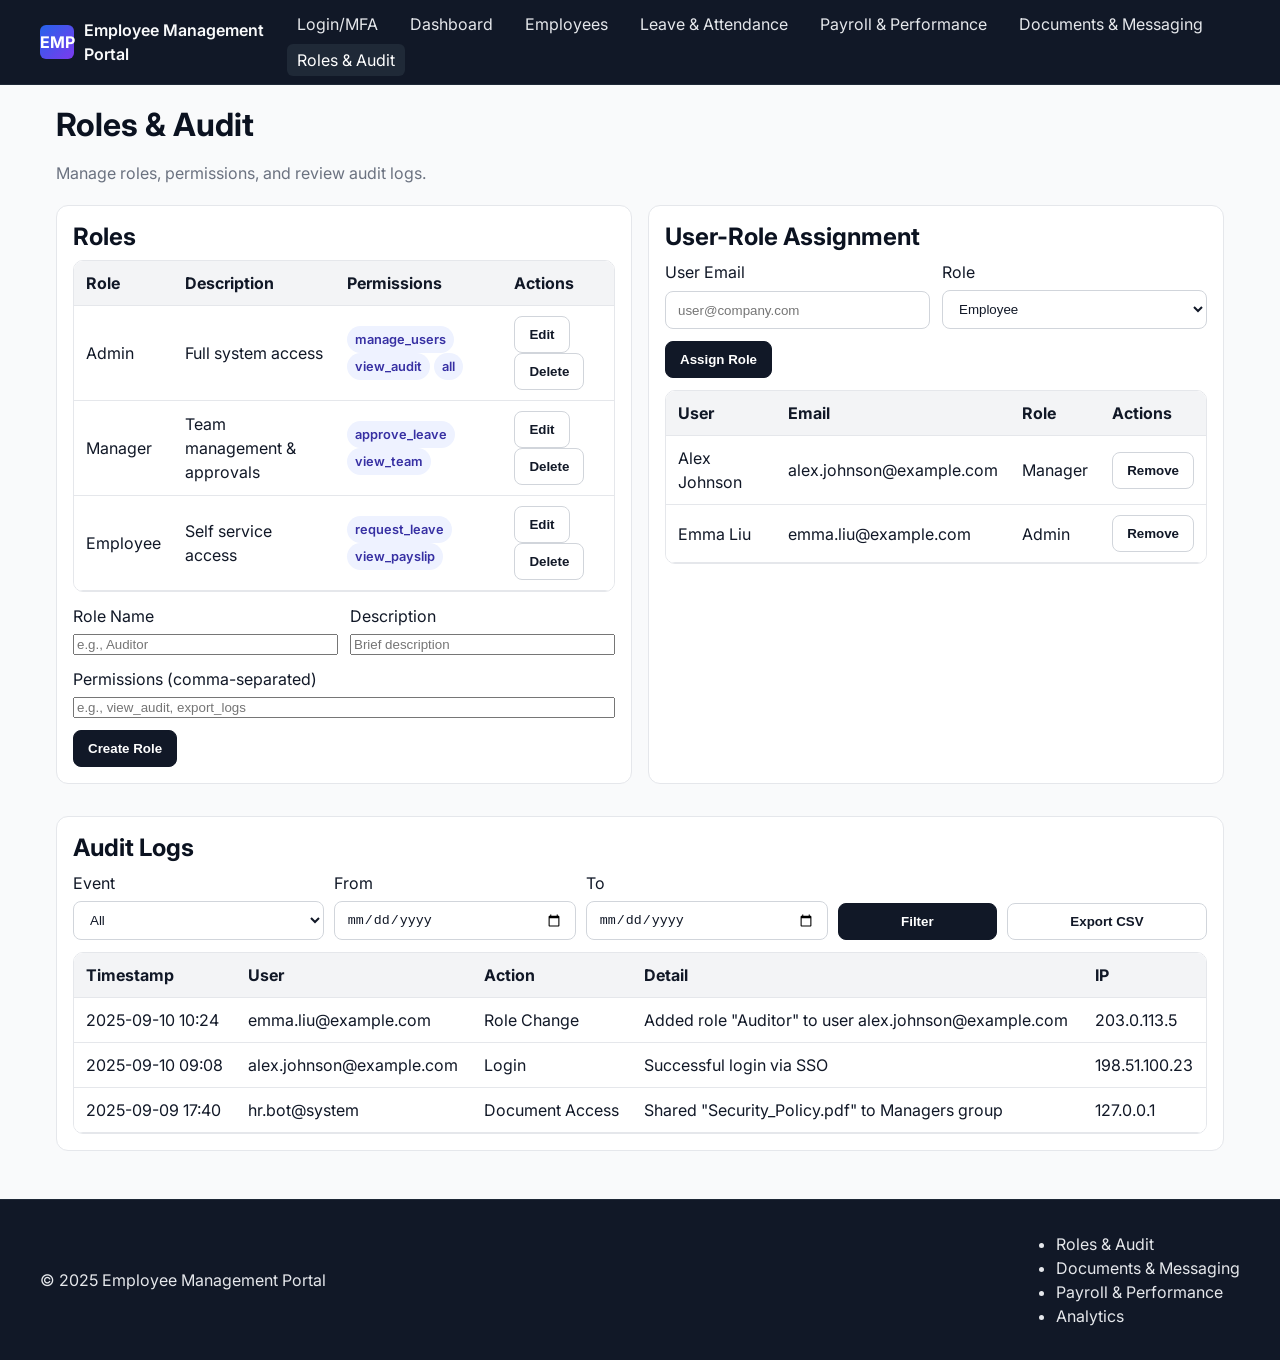
<file: FrontendApplication/roles-audit.html>
<!doctype html>
<html lang="en">
<head>
  <meta charset="utf-8" />
  <title>EMP - Roles & Audit</title>
  <meta name="viewport" content="width=device-width, initial-scale=1" />
  <meta name="description" content="Role-based access control and security audit log UI (static HTML/CSS)">
  <link href="https://fonts.googleapis.com/css2?family=Inter:wght@400;500;600;700&display=swap" rel="stylesheet" />
  <link rel="stylesheet" href="./styles.css" />
</head>
<body>
  <a class="skip-link" href="#main">Skip to main content</a>
  <header class="app-header" role="banner">
    <div class="container header-inner">
      <a class="brand" href="index.html">
        <span class="brand-mark" aria-hidden="true">EMP</span>
        <span class="brand-text">Employee Management Portal</span>
      </a>
      <nav aria-label="Primary" class="primary-nav">
        <ul>
          <li><a href="login.html">Login/MFA</a></li>
          <li><a href="dashboard.html">Dashboard</a></li>
          <li><a href="employees.html">Employees</a></li>
          <li><a href="leave-attendance.html">Leave & Attendance</a></li>
          <li><a href="payroll-performance.html">Payroll & Performance</a></li>
          <li><a href="documents-messaging.html">Documents & Messaging</a></li>
          <li><a href="roles-audit.html" aria-current="page">Roles & Audit</a></li>
        </ul>
      </nav>
    </div>
  </header>

  <main id="main" class="container">
    <header class="section-header">
      <h1>Roles & Audit</h1>
      <p class="muted">Manage roles, permissions, and review audit logs.</p>
    </header>

    <section class="grid grid-2 mt-md" aria-label="Role management">
      <!-- Roles -->
      <div class="card">
        <div class="card-body">
          <h2>Roles</h2>
          <div class="table-scroll">
            <table class="table">
              <caption class="sr-only">Roles table</caption>
              <thead>
                <tr>
                  <th scope="col">Role</th>
                  <th scope="col">Description</th>
                  <th scope="col">Permissions</th>
                  <th scope="col">Actions</th>
                </tr>
              </thead>
              <tbody>
                <tr>
                  <td>Admin</td>
                  <td>Full system access</td>
                  <td><span class="tag">manage_users</span> <span class="tag">view_audit</span> <span class="tag">all</span></td>
                  <td>
                    <!-- PUBLIC_INTERFACE: Edit/Delete role -->
                    <button class="btn btn-ghost" type="button">Edit</button>
                    <button class="btn btn-ghost" type="button">Delete</button>
                  </td>
                </tr>
                <tr>
                  <td>Manager</td>
                  <td>Team management & approvals</td>
                  <td><span class="tag">approve_leave</span> <span class="tag">view_team</span></td>
                  <td>
                    <button class="btn btn-ghost" type="button">Edit</button>
                    <button class="btn btn-ghost" type="button">Delete</button>
                  </td>
                </tr>
                <tr>
                  <td>Employee</td>
                  <td>Self service access</td>
                  <td><span class="tag">request_leave</span> <span class="tag">view_payslip</span></td>
                  <td>
                    <button class="btn btn-ghost" type="button">Edit</button>
                    <button class="btn btn-ghost" type="button">Delete</button>
                  </td>
                </tr>
              </tbody>
            </table>
          </div>

          <form class="form grid grid-2 mt-sm" action="#" method="post" aria-label="Create role form">
            <div class="form-field">
              <label for="role-name">Role Name</label>
              <input id="role-name" name="role-name" placeholder="e.g., Auditor" />
            </div>
            <div class="form-field">
              <label for="role-desc">Description</label>
              <input id="role-desc" name="role-desc" placeholder="Brief description" />
            </div>
            <div class="form-field span-2">
              <label for="perms">Permissions (comma-separated)</label>
              <input id="perms" name="perms" placeholder="e.g., view_audit, export_logs" />
            </div>
            <div class="form-actions span-2">
              <button class="btn btn-secondary" type="submit">Create Role</button>
            </div>
          </form>
        </div>
      </div>

      <!-- User-Role Assignment -->
      <div class="card">
        <div class="card-body">
          <h2>User-Role Assignment</h2>
          <form class="form grid grid-2" action="#" method="post" aria-label="User role assignment">
            <div class="form-field">
              <label for="user-email">User Email</label>
              <input id="user-email" name="user-email" type="email" placeholder="user@company.com" />
            </div>
            <div class="form-field">
              <label for="role-select">Role</label>
              <select id="role-select" name="role-select">
                <option>Employee</option>
                <option>Manager</option>
                <option>Admin</option>
                <option>Auditor</option>
              </select>
            </div>
            <div class="form-actions span-2">
              <button class="btn btn-secondary" type="submit">Assign Role</button>
            </div>
          </form>
          <div class="table-scroll mt-sm">
            <table class="table">
              <caption class="sr-only">User role mapping</caption>
              <thead>
                <tr>
                  <th scope="col">User</th>
                  <th scope="col">Email</th>
                  <th scope="col">Role</th>
                  <th scope="col">Actions</th>
                </tr>
              </thead>
              <tbody>
                <tr>
                  <td>Alex Johnson</td>
                  <td>alex.johnson@example.com</td>
                  <td>Manager</td>
                  <td><button class="btn btn-ghost" type="button">Remove</button></td>
                </tr>
                <tr>
                  <td>Emma Liu</td>
                  <td>emma.liu@example.com</td>
                  <td>Admin</td>
                  <td><button class="btn btn-ghost" type="button">Remove</button></td>
                </tr>
              </tbody>
            </table>
          </div>
        </div>
      </div>
    </section>

    <!-- Audit Logs -->
    <section class="card mt-lg" aria-labelledby="audit-heading">
      <div class="card-body">
        <h2 id="audit-heading">Audit Logs</h2>
        <form class="form form-inline" action="#" method="get" aria-label="Audit filters">
          <div class="form-field inline">
            <label for="event">Event</label>
            <select id="event" name="event">
              <option>All</option>
              <option>Login</option>
              <option>MFA</option>
              <option>Role Change</option>
              <option>Document Access</option>
            </select>
          </div>
          <div class="form-field inline">
            <label for="date-from">From</label>
            <input id="date-from" name="date-from" type="date" />
          </div>
          <div class="form-field inline">
            <label for="date-to">To</label>
            <input id="date-to" name="date-to" type="date" />
          </div>
          <button class="btn btn-secondary" type="submit">Filter</button>
          <!-- PUBLIC_INTERFACE: Export logs -->
          <button class="btn btn-ghost" type="button">Export CSV</button>
        </form>
        <div class="table-scroll mt-sm">
          <table class="table">
            <caption class="sr-only">Audit entries</caption>
            <thead>
              <tr>
                <th scope="col">Timestamp</th>
                <th scope="col">User</th>
                <th scope="col">Action</th>
                <th scope="col">Detail</th>
                <th scope="col">IP</th>
              </tr>
            </thead>
            <tbody>
              <tr>
                <td>2025-09-10 10:24</td>
                <td>emma.liu@example.com</td>
                <td>Role Change</td>
                <td>Added role "Auditor" to user alex.johnson@example.com</td>
                <td>203.0.113.5</td>
              </tr>
              <tr>
                <td>2025-09-10 09:08</td>
                <td>alex.johnson@example.com</td>
                <td>Login</td>
                <td>Successful login via SSO</td>
                <td>198.51.100.23</td>
              </tr>
              <tr>
                <td>2025-09-09 17:40</td>
                <td>hr.bot@system</td>
                <td>Document Access</td>
                <td>Shared "Security_Policy.pdf" to Managers group</td>
                <td>127.0.0.1</td>
              </tr>
            </tbody>
          </table>
        </div>
      </div>
    </section>
  </main>

  <footer class="app-footer" role="contentinfo">
    <div class="container footer-inner">
      <p>&copy; <span id="year">2025</span> Employee Management Portal</p>
      <nav aria-label="Footer">
        <ul>
          <li><a href="roles-audit.html" aria-current="page">Roles & Audit</a></li>
          <li><a href="documents-messaging.html">Documents & Messaging</a></li>
          <li><a href="payroll-performance.html">Payroll & Performance</a></li>
          <li><a href="dashboard.html">Analytics</a></li>
        </ul>
      </nav>
    </div>
  </footer>
</body>
</html>
</file>
<file: FrontendApplication/styles.css>
/* 
  Employee Management Portal - Static Prototype Styles
  - Responsive, accessible-first CSS (WCAG AA contrast)
  - No JS; utility classes and components for UI mockups
*/

/* CSS Reset / Base */
*,
*::before,
*::after { box-sizing: border-box; }
html { -webkit-text-size-adjust: 100%; }
body {
  margin: 0;
  font-family: Inter, system-ui, -apple-system, Segoe UI, Roboto, Arial, "Helvetica Neue", sans-serif;
  line-height: 1.5;
  color: #111827; /* Gray-900 */
  background: #F9FAFB; /* Gray-50 */
}
img { max-width: 100%; display: block; }
a { color: #2563EB; text-decoration: none; }
a:hover { text-decoration: underline; }
:focus { outline: 3px solid #2563EB; outline-offset: 2px; }

/* Helpers */
.container { max-width: 1200px; padding: 0 16px; margin: 0 auto; }
.mt-sm { margin-top: 12px; }
.mt-md { margin-top: 20px; }
.mt-lg { margin-top: 32px; }
.sr-only {
  position: absolute !important; width: 1px; height: 1px; padding: 0;
  margin: -1px; overflow: hidden; clip: rect(0,0,0,0); white-space: nowrap; border: 0;
}
.skip-link {
  position: absolute; left: -9999px; top: 0; background: #111827; color: #fff; padding: 8px 12px;
}
.skip-link:focus { left: 8px; top: 8px; z-index: 1000; }

/* Header */
.app-header {
  background: #111827; color: #F9FAFB;
  border-bottom: 1px solid #1F2937;
}
.header-inner {
  display: flex; align-items: center; justify-content: space-between;
  padding: 12px 0;
}
.brand { display: inline-flex; align-items: center; gap: 10px; color: #F9FAFB; }
.brand:hover { text-decoration: none; }
.brand-mark {
  display: inline-grid; place-items: center;
  width: 34px; height: 34px; border-radius: 6px;
  background: linear-gradient(135deg, #2563EB, #7C3AED); color: white; font-weight: 700;
}
.brand-text { font-weight: 600; }

.primary-nav ul { list-style: none; padding: 0; margin: 0; display: flex; gap: 12px; flex-wrap: wrap; }
.primary-nav a {
  color: #E5E7EB; padding: 6px 10px; border-radius: 6px; text-decoration: none;
}
.primary-nav a[aria-current="page"], .primary-nav a:hover {
  background: #1F2937; color: #fff; text-decoration: none;
}

/* Footer */
.app-footer {
  margin-top: 48px; background: #111827; color: #E5E7EB;
  border-top: 1px solid #1F2937;
}
.footer-inner {
  display: flex; align-items: center; justify-content: space-between;
  padding: 16px 0; gap: 12px; flex-wrap: wrap;
}
.app-footer a { color: #E5E7EB; }

/* Typography */
h1, h2, h3, h4, h5 { color: #0B1220; margin: 0 0 8px; line-height: 1.25; }
.lead { color: #374151; max-width: 70ch; }
.muted { color: #6B7280; }
.small { font-size: 0.875rem; }

/* Buttons */
.btn {
  appearance: none; border: 1px solid transparent; border-radius: 8px;
  padding: 10px 14px; font-weight: 600; cursor: pointer; transition: 0.15s ease;
}
.btn:disabled { opacity: 0.6; cursor: not-allowed; }
.btn-primary { background: #2563EB; color: #fff; border-color: #2563EB; }
.btn-primary:hover { background: #1E40AF; border-color: #1E40AF; }
.btn-secondary { background: #111827; color: #fff; border-color: #111827; }
.btn-secondary:hover { background: #0B0F19; }
.btn-ghost { background: transparent; color: #111827; border-color: #D1D5DB; }
.btn-ghost:hover { background: #F3F4F6; }
.btn-row { display: flex; gap: 8px; flex-wrap: wrap; }

/* Badges, Status, Tags */
.badge { display: inline-block; border-radius: 999px; padding: 2px 10px; font-size: 0.75rem; font-weight: 700; color: white; }
.badge-blue { background: #2563EB; }
.badge-green { background: #059669; }
.badge-purple { background: #7C3AED; }
.badge-warning { background: #F59E0B; color: #111827; font-weight: 700; }
.status { padding: 2px 8px; border-radius: 999px; font-size: 0.75rem; font-weight: 700; }
.status.success { background: #DCFCE7; color: #166534; }
.status.warning { background: #FEF3C7; color: #92400E; }
.tag { display: inline-block; padding: 4px 8px; background: #EEF2FF; color: #3730A3; border-radius: 999px; font-weight: 600; font-size: 0.8rem; }

/* Layout */
.hero {
  display: grid; grid-template-columns: 1.2fr 1fr; gap: 20px; padding: 28px 0;
}
.hero-content { display: grid; gap: 12px; align-content: center; }
.hero-actions { display: flex; gap: 10px; }
.hero-illustration .placeholder-graphic { height: 220px; }

.info-row { display: grid; grid-template-columns: repeat(3, 1fr); gap: 16px; }
.info-row .info {
  background: #fff; border: 1px solid #E5E7EB; border-radius: 12px; padding: 16px;
}

.grid { display: grid; gap: 16px; }
.grid-2 { grid-template-columns: repeat(2, minmax(0, 1fr)); }
.grid-3 { grid-template-columns: repeat(3, minmax(0, 1fr)); }
.grid-4 { grid-template-columns: repeat(4, minmax(0, 1fr)); }
.grid-3-1 { grid-template-columns: 2fr 1fr; }

.span-2 { grid-column: span 2; }

/* Cards */
.card {
  background: #fff; border: 1px solid #E5E7EB; border-radius: 12px; overflow: hidden;
}
.card-media { padding: 12px; }
.card-body { padding: 16px; }
.card-title { margin: 0 0 6px; }

/* Sections */
.section-header { margin-top: 20px; margin-bottom: 8px; }

/* Tables */
.table-scroll { overflow: auto; border: 1px solid #E5E7EB; border-radius: 10px; }
.table { width: 100%; border-collapse: collapse; background: #fff; }
.table th, .table td { padding: 10px 12px; border-bottom: 1px solid #E5E7EB; text-align: left; }
.table thead th { background: #F3F4F6; font-weight: 700; }
.table tfoot th { background: #F9FAFB; }
.table.compact th, .table.compact td { padding: 6px 8px; }

/* Forms */
.form { display: grid; gap: 12px; }
.form-inline { grid-auto-flow: column; align-items: end; gap: 10px; }
.form .inline { display: grid; gap: 6px; }
.form-field { display: grid; gap: 6px; }
.form-field input[type="text"],
.form-field input[type="email"],
.form-field input[type="password"],
.form-field input[type="date"],
.form-field input[type="number"],
.form-field input[type="file"],
.form-field input[type="search"],
.form-field select,
.form-field textarea {
  padding: 10px 12px; border: 1px solid #D1D5DB; border-radius: 8px; background: #fff; color: #111827;
}
.form-field input:focus,
.form-field select:focus,
.form-field textarea:focus { outline: 3px solid #93C5FD; border-color: #2563EB; }
.form-row { display: flex; align-items: center; gap: 10px; }
.form-row.between { justify-content: space-between; }
.form-check { display: flex; align-items: center; gap: 8px; }
.field-hint { color: #6B7280; font-size: 0.875rem; }

/* Pagination */
.pagination { display: flex; gap: 6px; margin-top: 8px; }
.pagination a {
  padding: 6px 10px; border: 1px solid #D1D5DB; border-radius: 6px; color: #111827; text-decoration: none;
}
.pagination a.current, .pagination a:hover { background: #E5E7EB; }

/* Components */
.placeholder-graphic {
  display: grid; place-items: center; color: #6B7280;
  background: repeating-linear-gradient(
    45deg,
    #F3F4F6,
    #F3F4F6 10px,
    #E5E7EB 10px,
    #E5E7EB 20px
  );
  border: 1px dashed #D1D5DB;
  border-radius: 12px;
  height: 160px;
}
.placeholder-graphic.small { height: 120px; }

.profile-summary { display: flex; gap: 12px; align-items: center; }
.avatar {
  width: 48px; height: 48px; border-radius: 999px;
  background: #DBEAFE; color: #1E40AF; display: grid; place-items: center; font-weight: 700;
}
.avatar.small { width: 28px; height: 28px; font-size: 0.75rem; }

.tag-list { display: flex; gap: 8px; flex-wrap: wrap; }

/* Auth */
.auth-layout {
  display: grid; grid-template-columns: repeat(2, minmax(0, 1fr)); gap: 16px; padding: 20px 0;
}
.auth-card { background: #fff; border: 1px solid #E5E7EB; border-radius: 12px; padding: 16px; }

/* Report Builder */
.report-builder {
  display: grid; grid-template-columns: 280px 1fr; gap: 16px;
}
.rb-fields, .rb-canvas { background: #fff; border: 1px solid #E5E7EB; border-radius: 12px; padding: 16px; }
.rb-fields ul { list-style: none; padding: 0; margin: 0; display: grid; gap: 8px; }
.rb-canvas-drop { display: grid; gap: 12px; }
.rb-widget { background: #F9FAFB; border: 1px dashed #D1D5DB; border-radius: 10px; padding: 12px; }
.rb-actions { display: flex; gap: 8px; margin-top: 10px; }

/* Payslip */
.payslip { border: 1px solid #E5E7EB; border-radius: 12px; overflow: hidden; background: #fff; }
.payslip-header {
  display: flex; justify-content: space-between; gap: 16px; padding: 12px; background: #F3F4F6; border-bottom: 1px solid #E5E7EB;
}
.payslip-body { padding: 12px; display: grid; gap: 10px; }
.payslip-total { text-align: right; font-size: 1.1rem; }

/* Steps */
.steps { list-style: none; padding: 0; display: flex; gap: 10px; flex-wrap: wrap; }
.steps li { padding: 6px 10px; border-radius: 999px; background: #E5E7EB; }
.steps li.done { background: #DCFCE7; color: #166534; }
.steps li.in-progress { background: #FEF3C7; color: #92400E; }

/* Calendar */
.calendar { border: 1px solid #E5E7EB; border-radius: 12px; overflow: hidden; background: #fff; }
.calendar-header { display: flex; align-items: center; justify-content: space-between; padding: 12px; background: #F9FAFB; border-bottom: 1px solid #E5E7EB; }
.calendar-grid { display: grid; gap: 8px; padding: 12px; }
.calendar-row { display: grid; grid-template-columns: repeat(7, 1fr); gap: 8px; }
.calendar-head span { font-weight: 700; }

/* Messaging */
.messaging {
  display: grid; grid-template-columns: 260px 1fr; gap: 16px;
}
.msg-sidebar { background: #fff; border: 1px solid #E5E7EB; border-radius: 12px; padding: 12px; }
.msg-sidebar .list { list-style: none; margin: 0; padding: 0; }
.list.selectable li { padding: 8px; border-radius: 6px; cursor: default; }
.list.selectable li.selected { background: #EEF2FF; color: #3730A3; font-weight: 600; }
.msg-thread {
  background: #fff; border: 1px solid #E5E7EB; border-radius: 12px; padding: 12px;
  display: grid; gap: 10px; max-height: 340px; overflow: auto;
}
.msg-item { padding: 8px; border-radius: 8px; background: #F9FAFB; }
.msg-item.me { background: #ECFEFF; }
.msg-meta { display: flex; align-items: center; gap: 8px; margin-bottom: 4px; }
.msg-input { display: grid; grid-template-columns: 1fr auto; gap: 8px; margin-top: 8px; }
.msg-input input { padding: 10px 12px; border: 1px solid #D1D5DB; border-radius: 8px; }

/* Timeline */
.timeline { list-style: none; padding: 0; margin: 0; display: grid; gap: 10px; }
.timeline .time { font-weight: 700; color: #374151; display: inline-block; width: 90px; }
.timeline .note { display: inline-block; }

/* Cards: stat */
.stat-card { background: #fff; border: 1px solid #E5E7EB; border-radius: 12px; padding: 16px; }
.stat-card .stat { font-size: 1.8rem; font-weight: 800; margin: 6px 0; }
.trend { font-weight: 600; }
.trend.up { color: #166534; }
.trend.down { color: #92400E; }

/* Auth specific */
.sso-grid { display: grid; grid-template-columns: repeat(3, 1fr); gap: 8px; }
.divider { height: 1px; background: #E5E7EB; margin: 12px 0; }

/* Lists */
.list { padding-left: 18px; }
.list.meta { list-style: none; padding: 0; }
.list.meta li { padding: 4px 0; }

/* Responsive */
@media (max-width: 1024px) {
  .hero { grid-template-columns: 1fr; }
  .grid-4 { grid-template-columns: repeat(2, 1fr); }
  .grid-3 { grid-template-columns: repeat(2, 1fr); }
  .grid-3-1 { grid-template-columns: 1fr; }
  .auth-layout { grid-template-columns: 1fr; }
  .report-builder { grid-template-columns: 1fr; }
  .messaging { grid-template-columns: 1fr; }
  .form-inline { grid-auto-flow: row; }
}
@media (max-width: 640px) {
  .grid-2 { grid-template-columns: 1fr; }
  .grid-3 { grid-template-columns: 1fr; }
  .grid-4 { grid-template-columns: 1fr; }
  .section-header { margin-top: 12px; }
  .header-inner { gap: 8px; }
}
</file>
